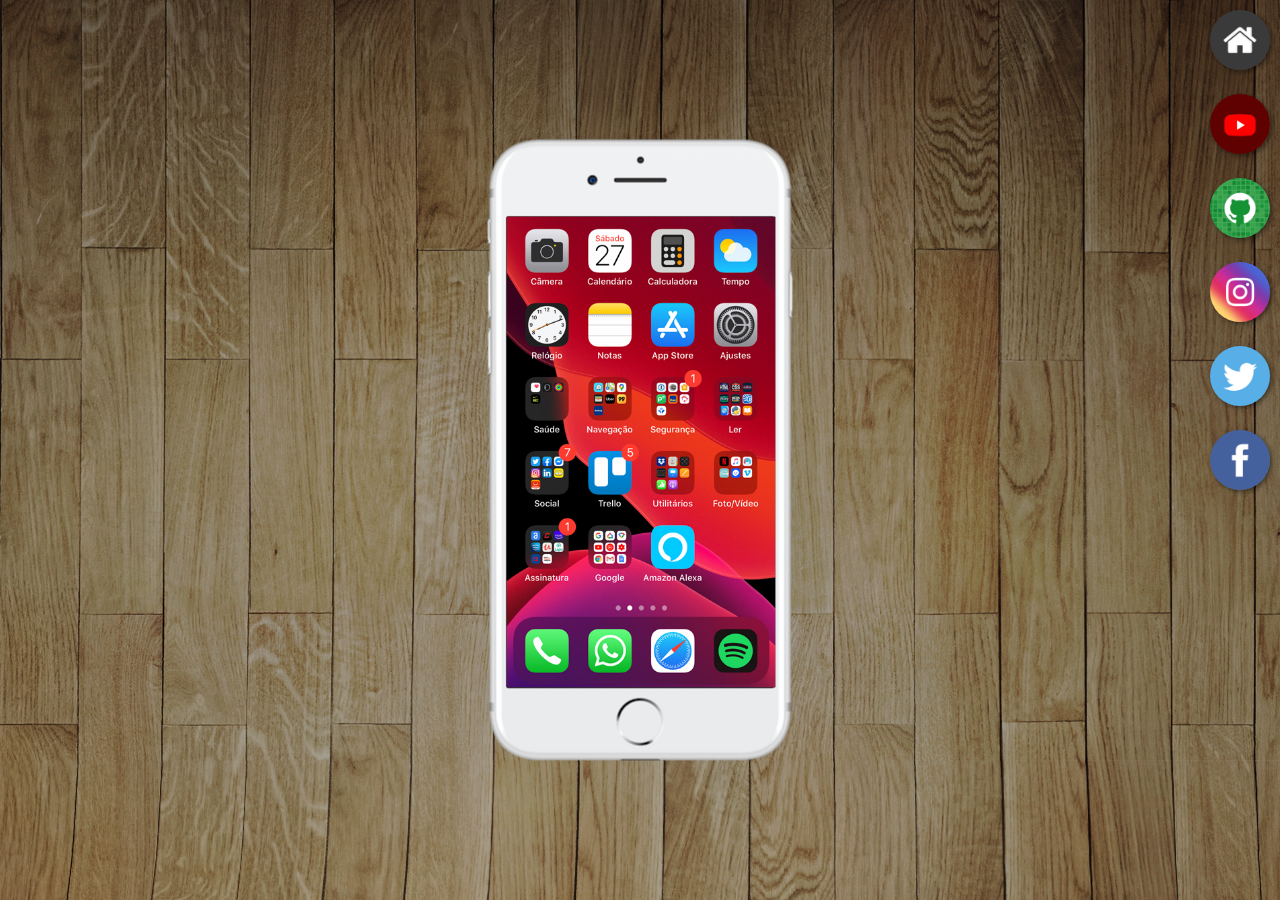
<file: index.html>
<!DOCTYPE html>
<html lang="en">
<head>
    <meta charset="UTF-8">
    <meta name="viewport" content="width=device-width, initial-scale=1.0">
    <title>Minhas Redes Sociais</title>
    <link rel="stylesheet" href="css/style.css">
    <link rel="shortcut icon" href="favicon.ico" type="image/x-icon">
</head>
<body>

    
    <main>

        <section id="telefone">
            <iframe src="home.html" frameborder="0" name="tela" id="tela"></iframe>

        </section>

        <section id="redes-sociais">
            
            <a href="home.html" target="tela">
                <img src="imagens/logo-home.jpg" alt="">
            </a><br>
            <a href="youtube.html" target="tela">
                <img src="imagens/logo-youtube.jpg" alt="YouTube">
            </a><br>
            <a href="github.html" target="tela">
                <img src="imagens/logo-github.jpg" alt="">
            </a><br>
            <a href="instagram.html" target="tela">
                <img src="imagens/logo-instagram.jpg" alt="">
            </a><br>
            <a href="twitter.html" target="tela">
                <img src="imagens/logo-twitter.jpg" alt="">
            </a><br>
            <a href="facebook.html" target="tela"><img src="imagens/logo-facebook.jpg" alt=""></a><br>

        </section>

        <!--
        <div class="container">
            <img src="imagens/frame-iphone.png" alt=" imagem iphone">
        </div>

        <div class="container_botoes">


        </div>
        -->

    </main>
    
</body>
</html>
</file>
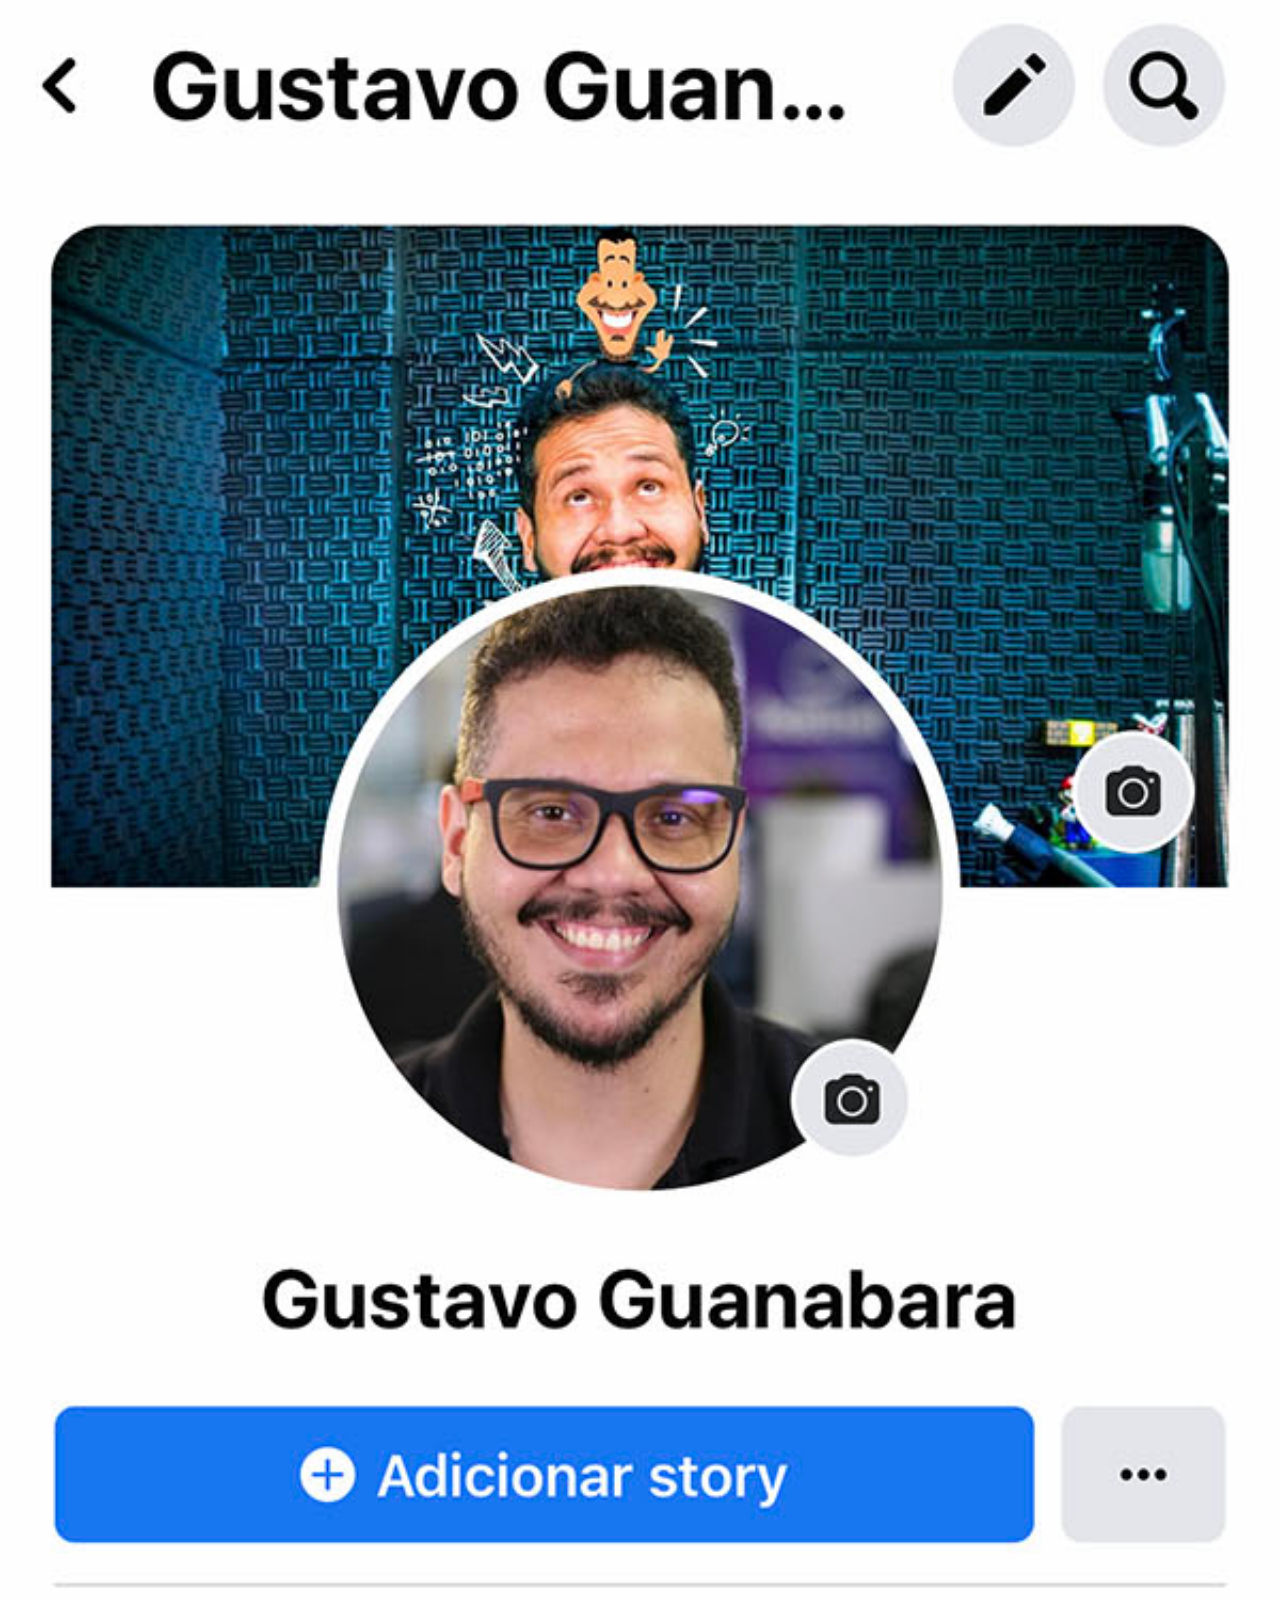
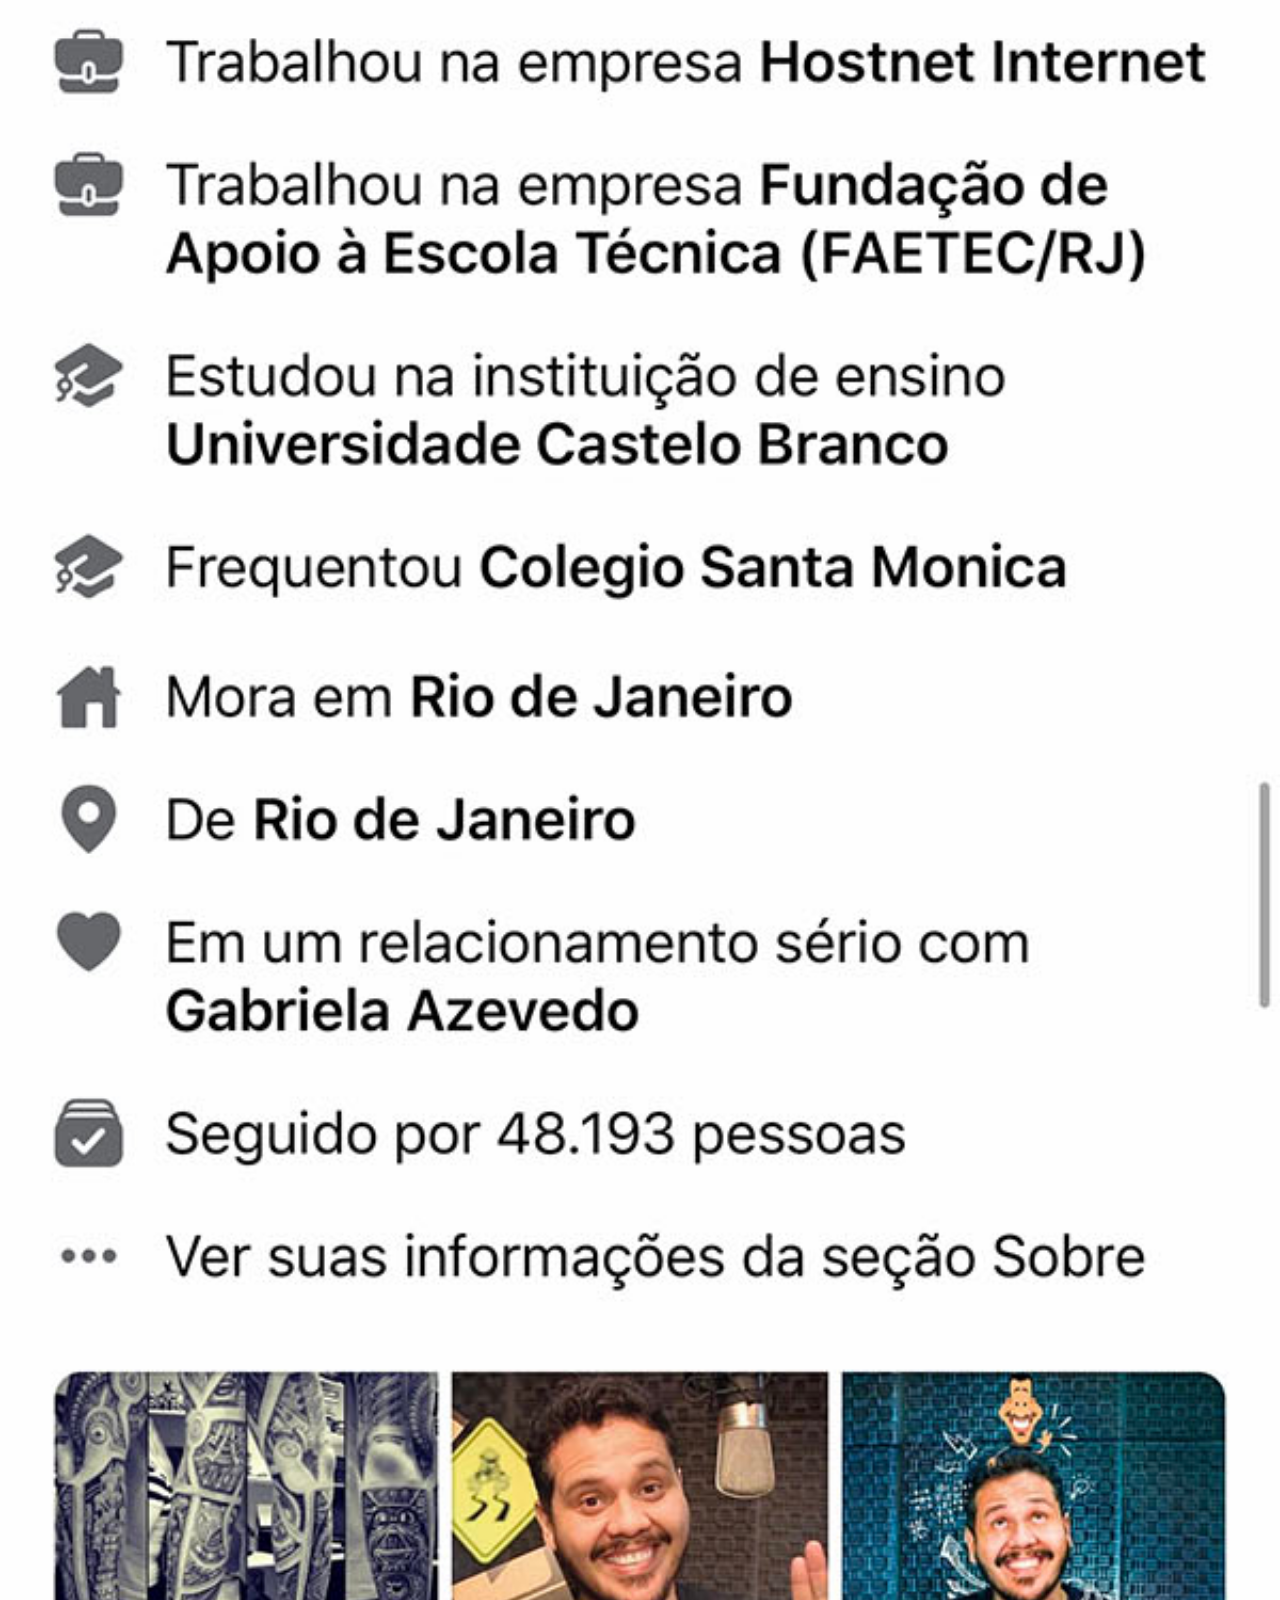
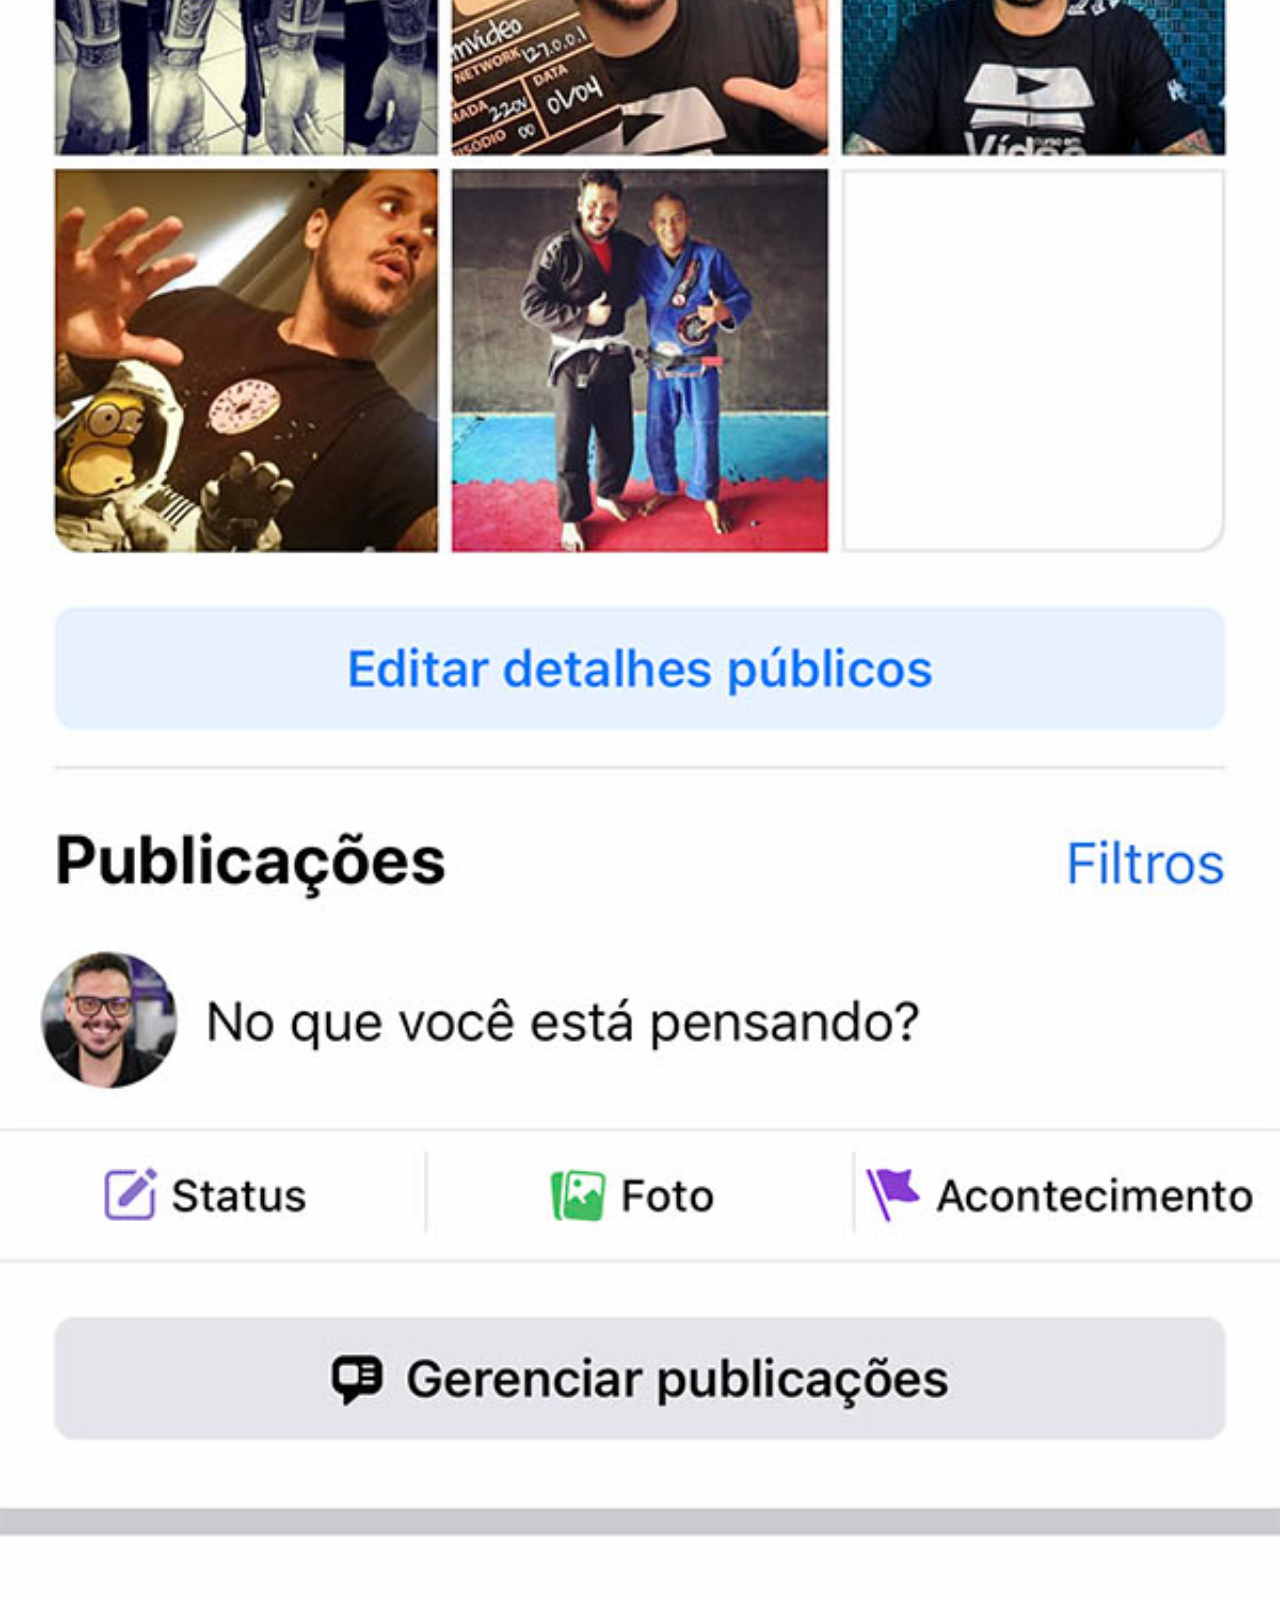
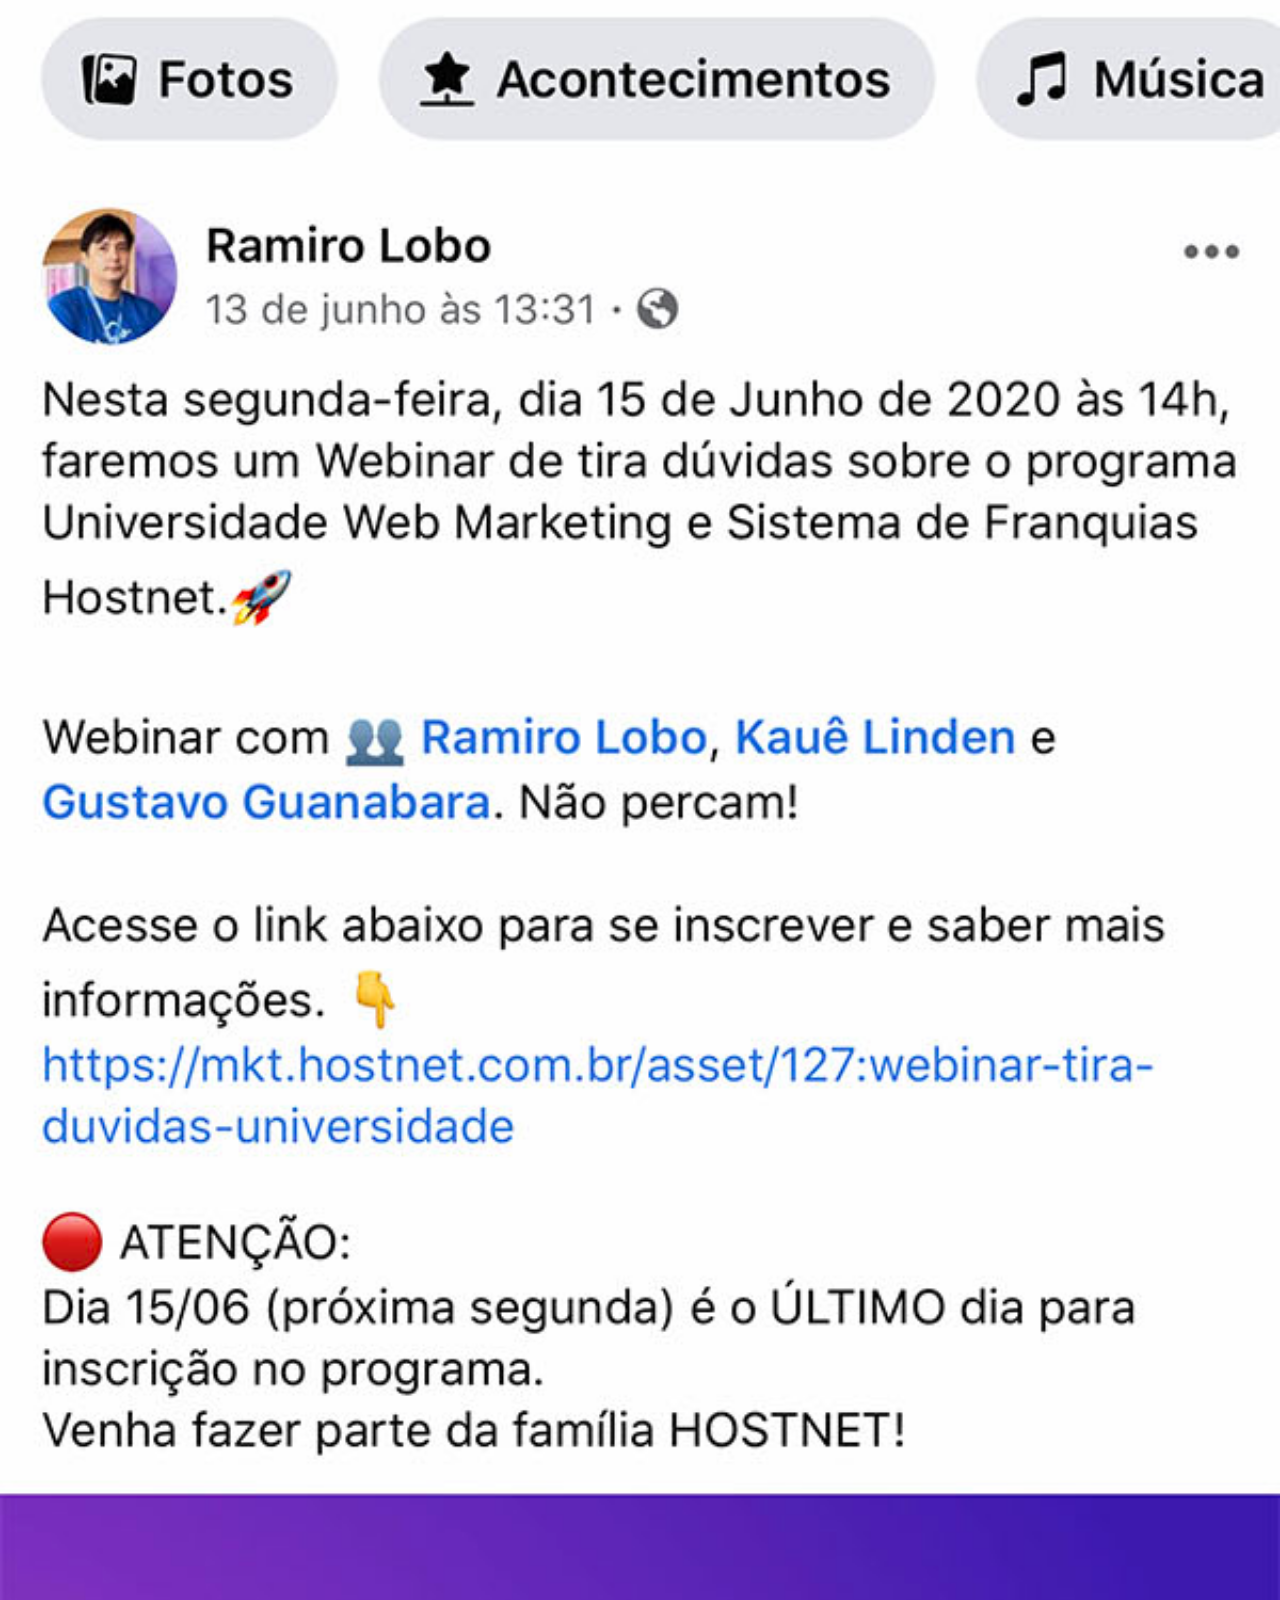
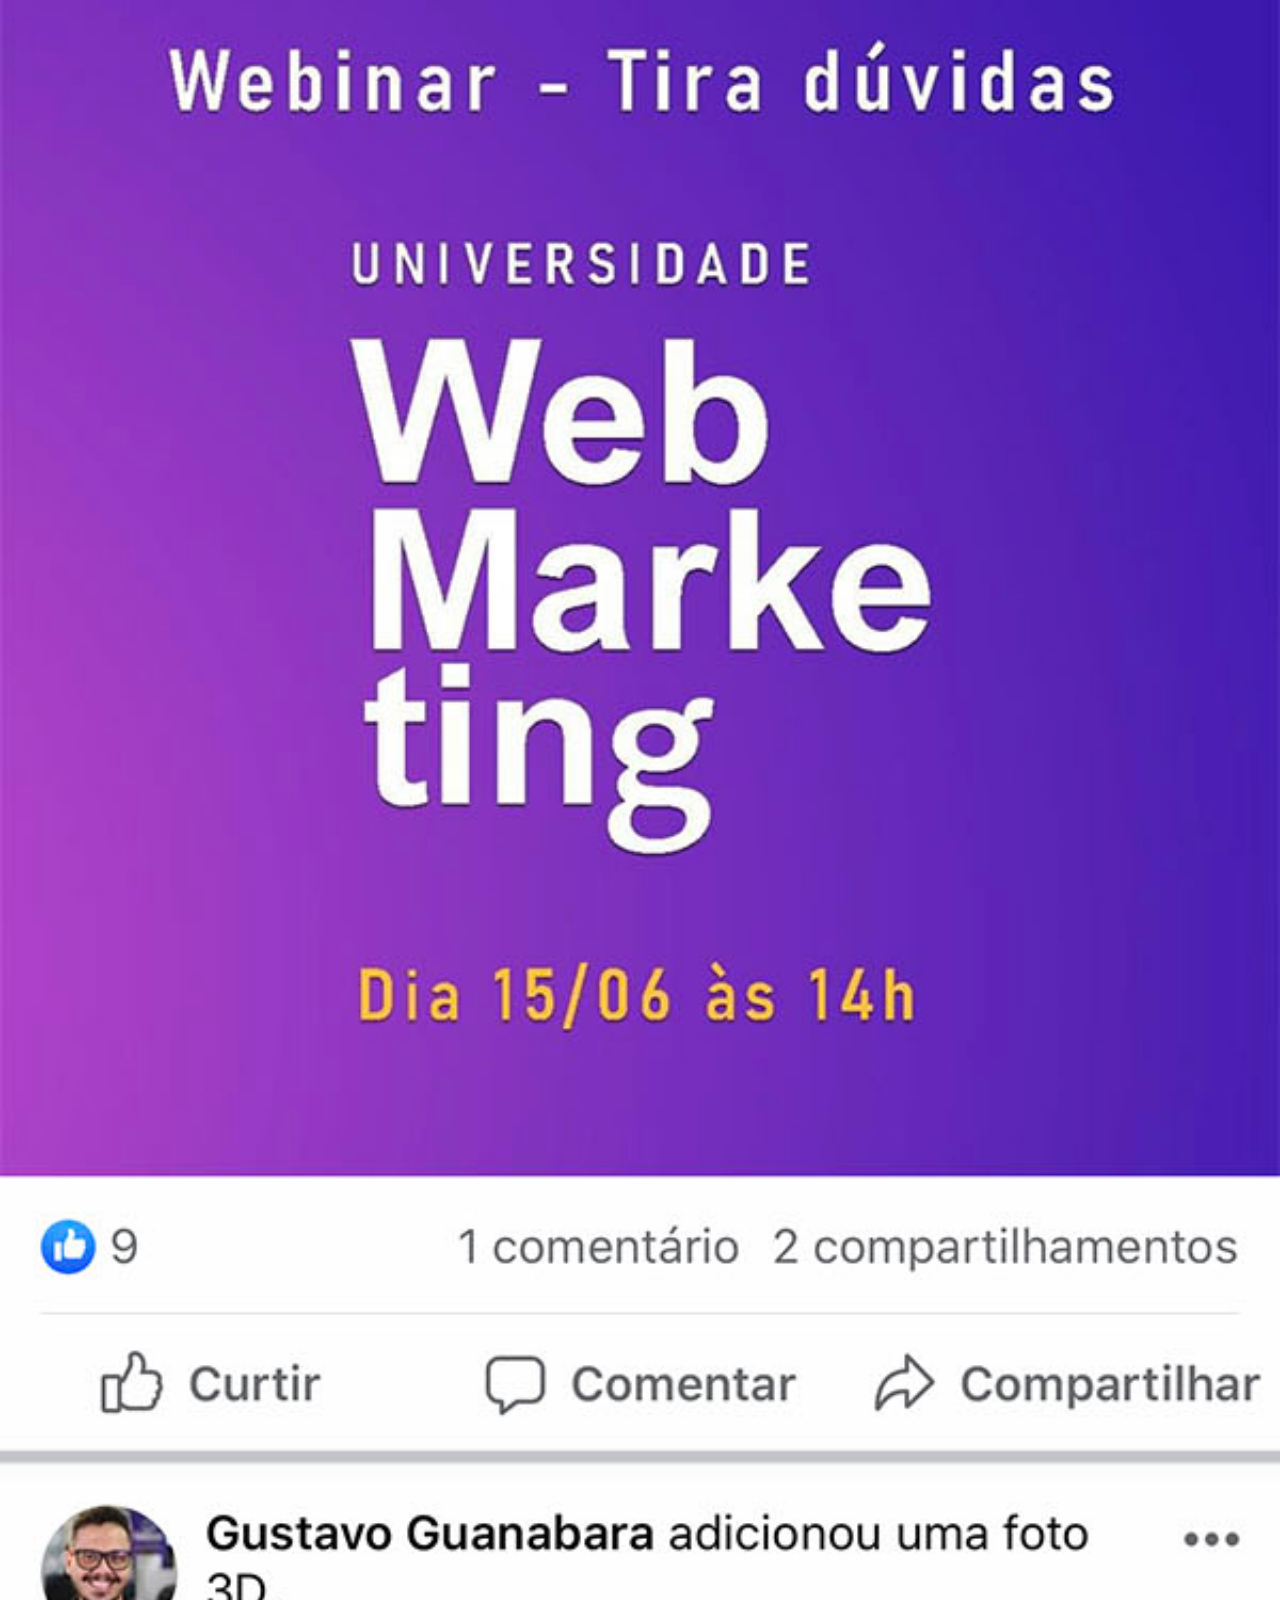
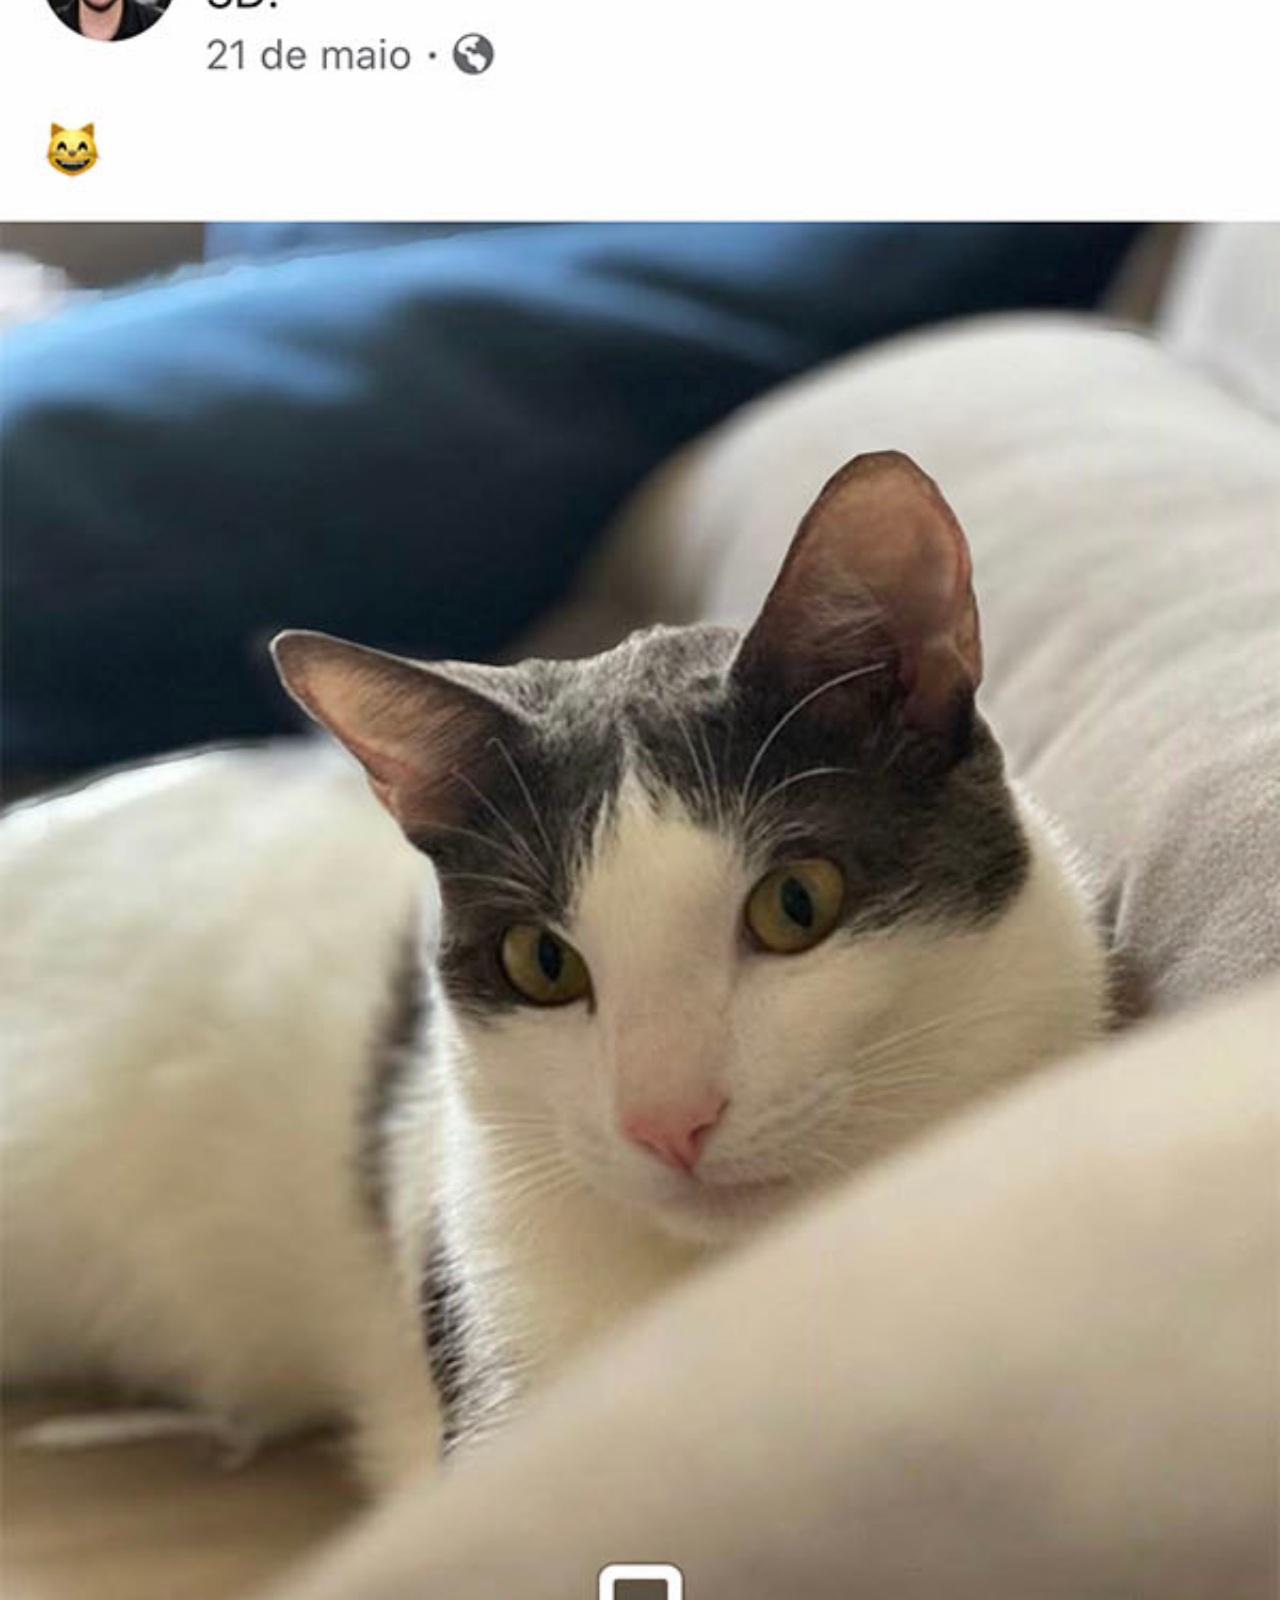
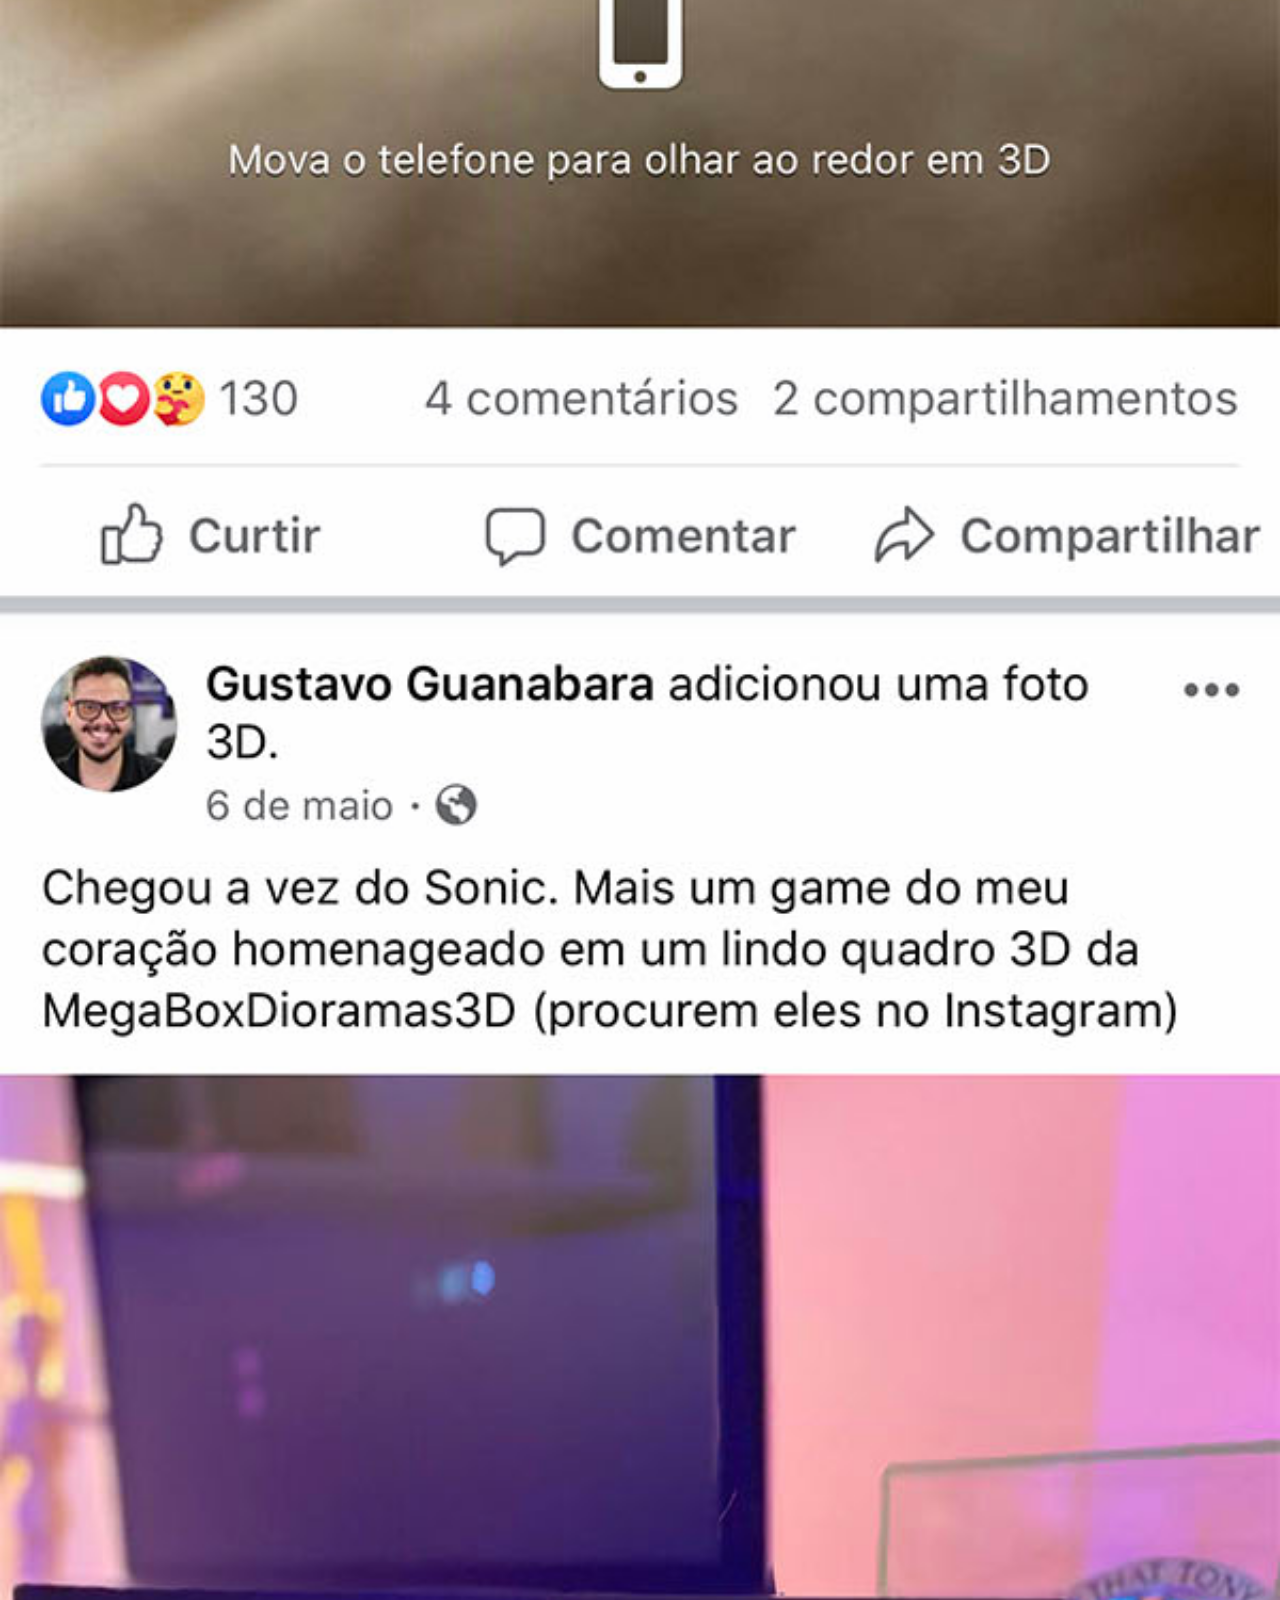
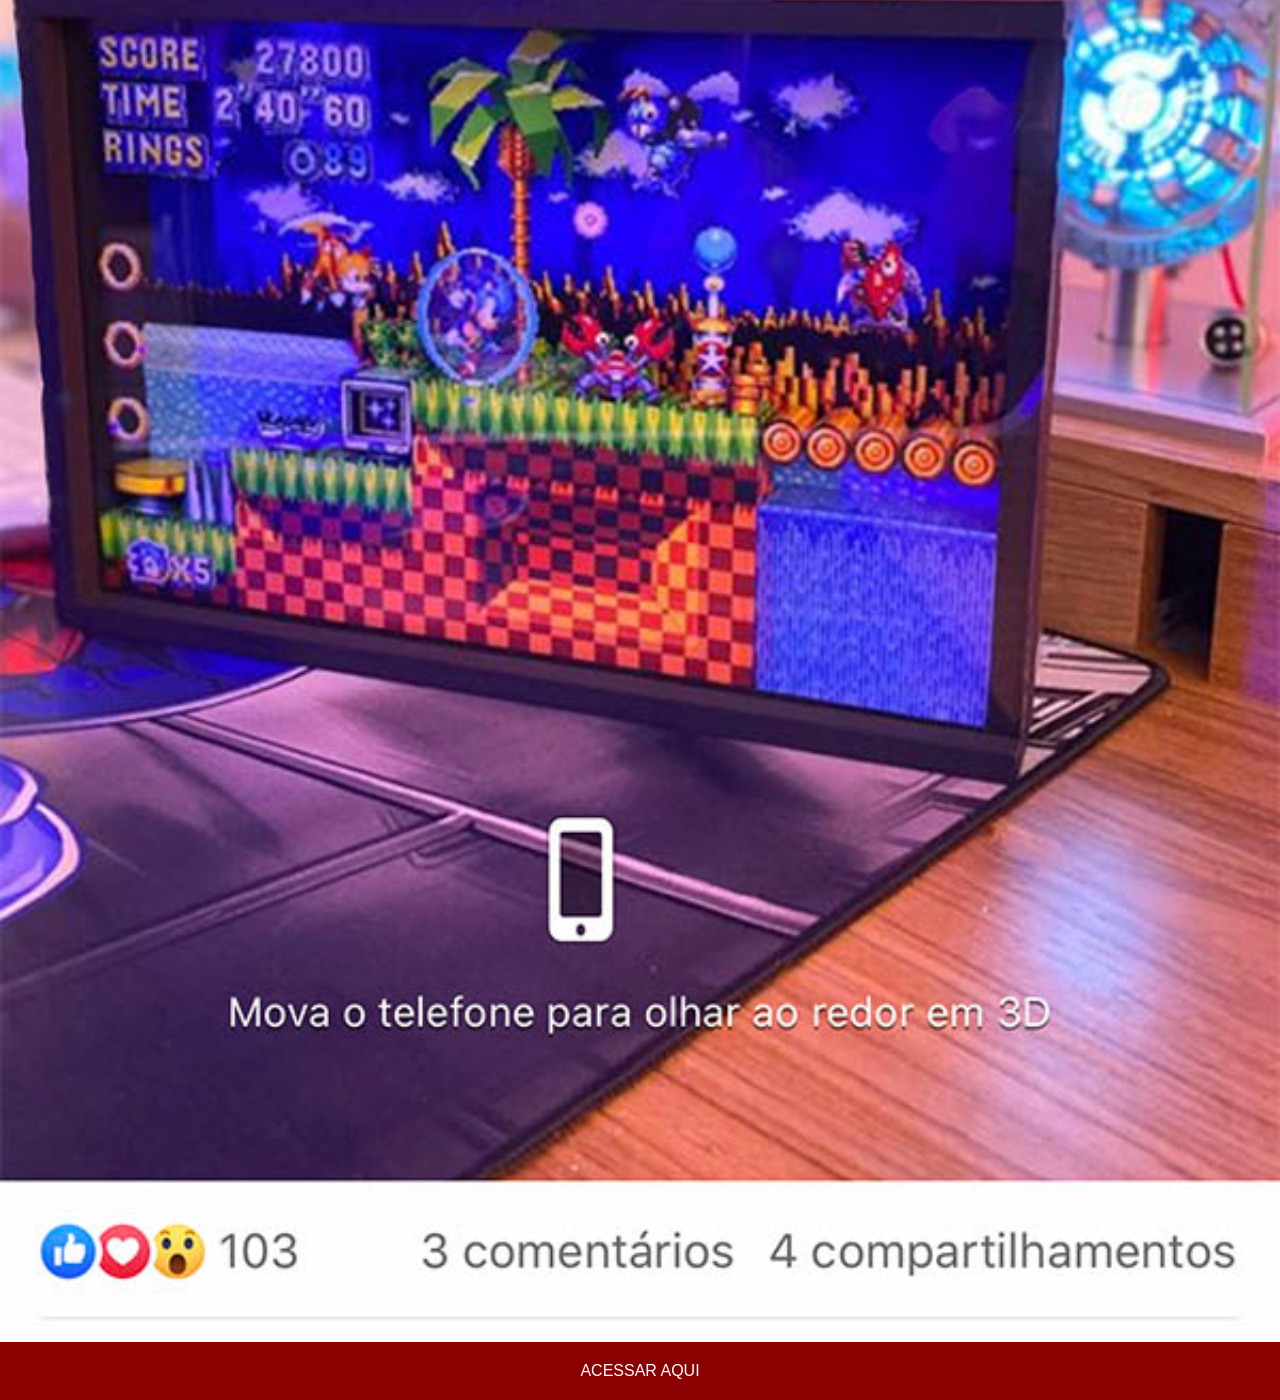
<file: facebook.html>
<!DOCTYPE html>
<html lang="en">
<head>
    <meta charset="UTF-8">
    <meta name="viewport" content="width=device-width, initial-scale=1.0">
    <title>Facebook</title>
    <link rel="stylesheet" href="css/social.css">
</head>
<body>
    <img src="imagens/tela-facebook.jpg" alt="Facebook">
    <a href="https://www.facebook.com/ResearcherCardoso/" target="_blank">ACESSAR AQUI</a>
</body>
</html>
</file>
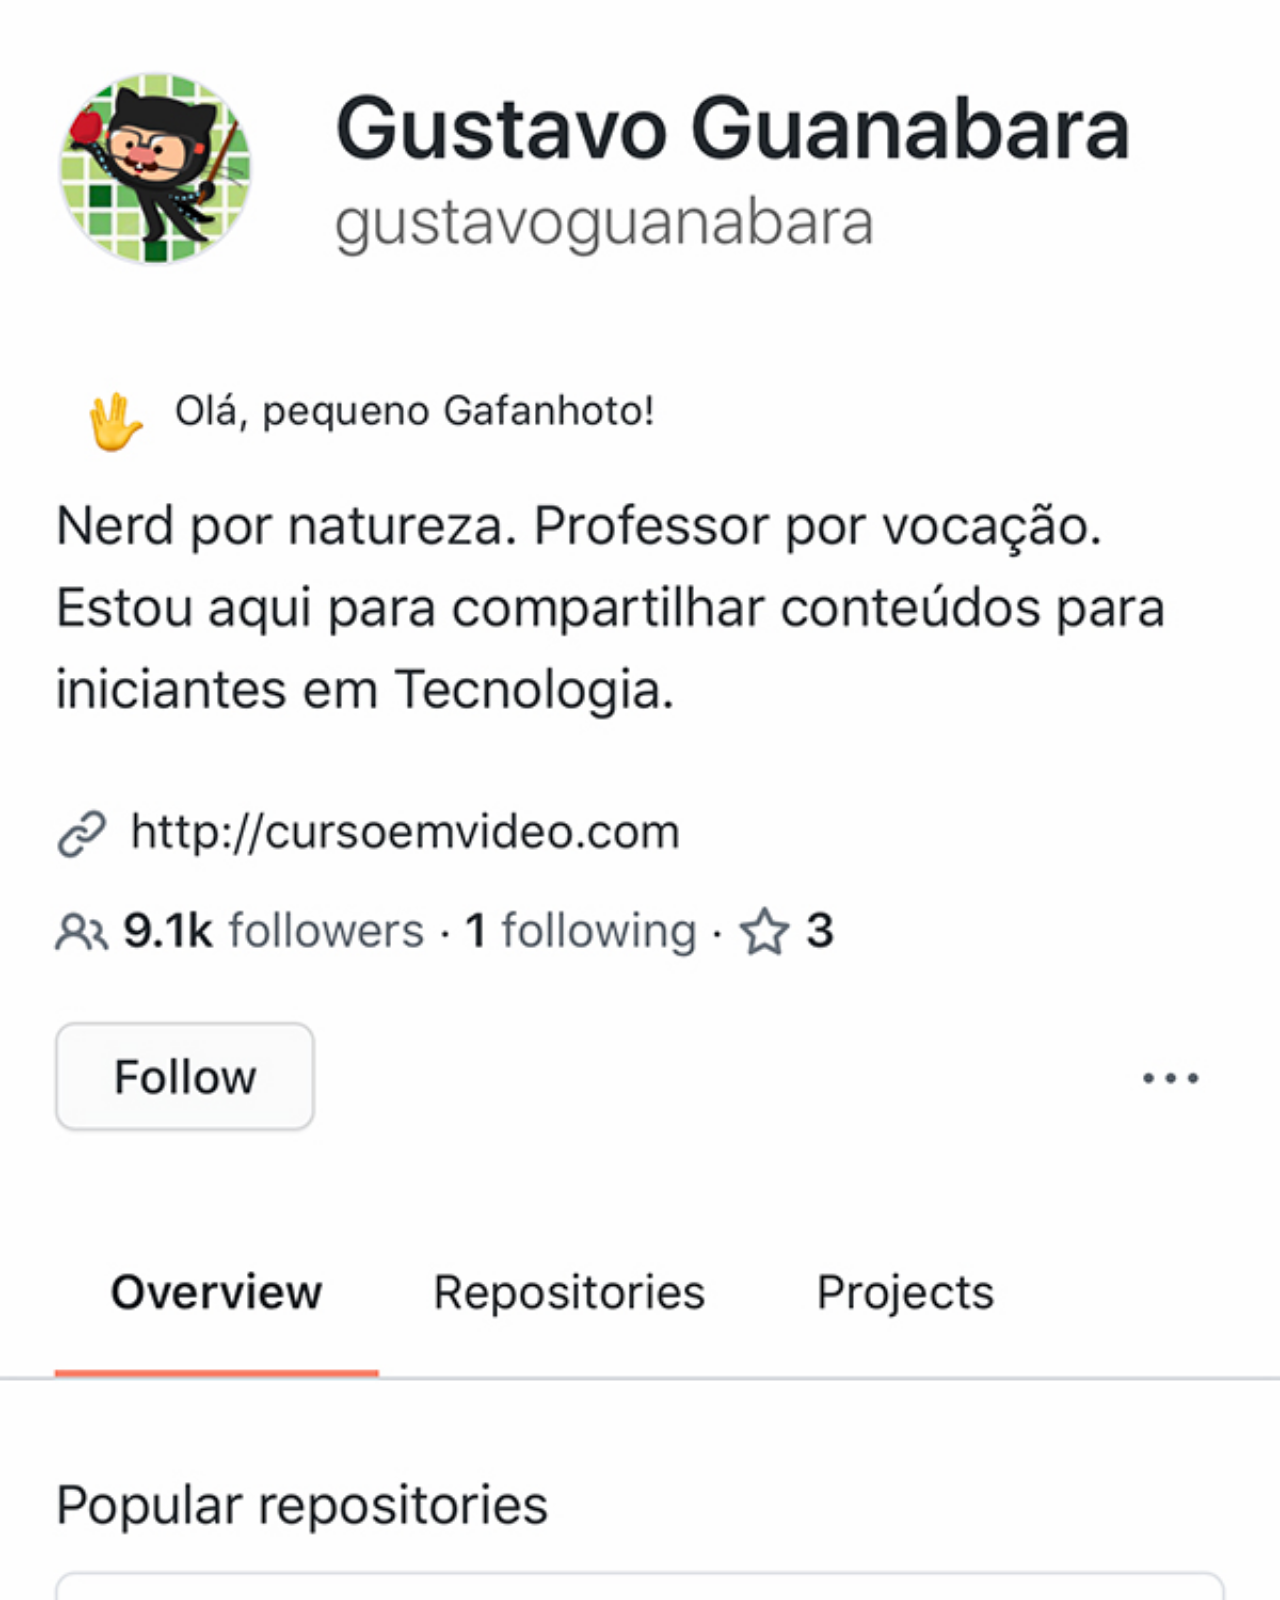
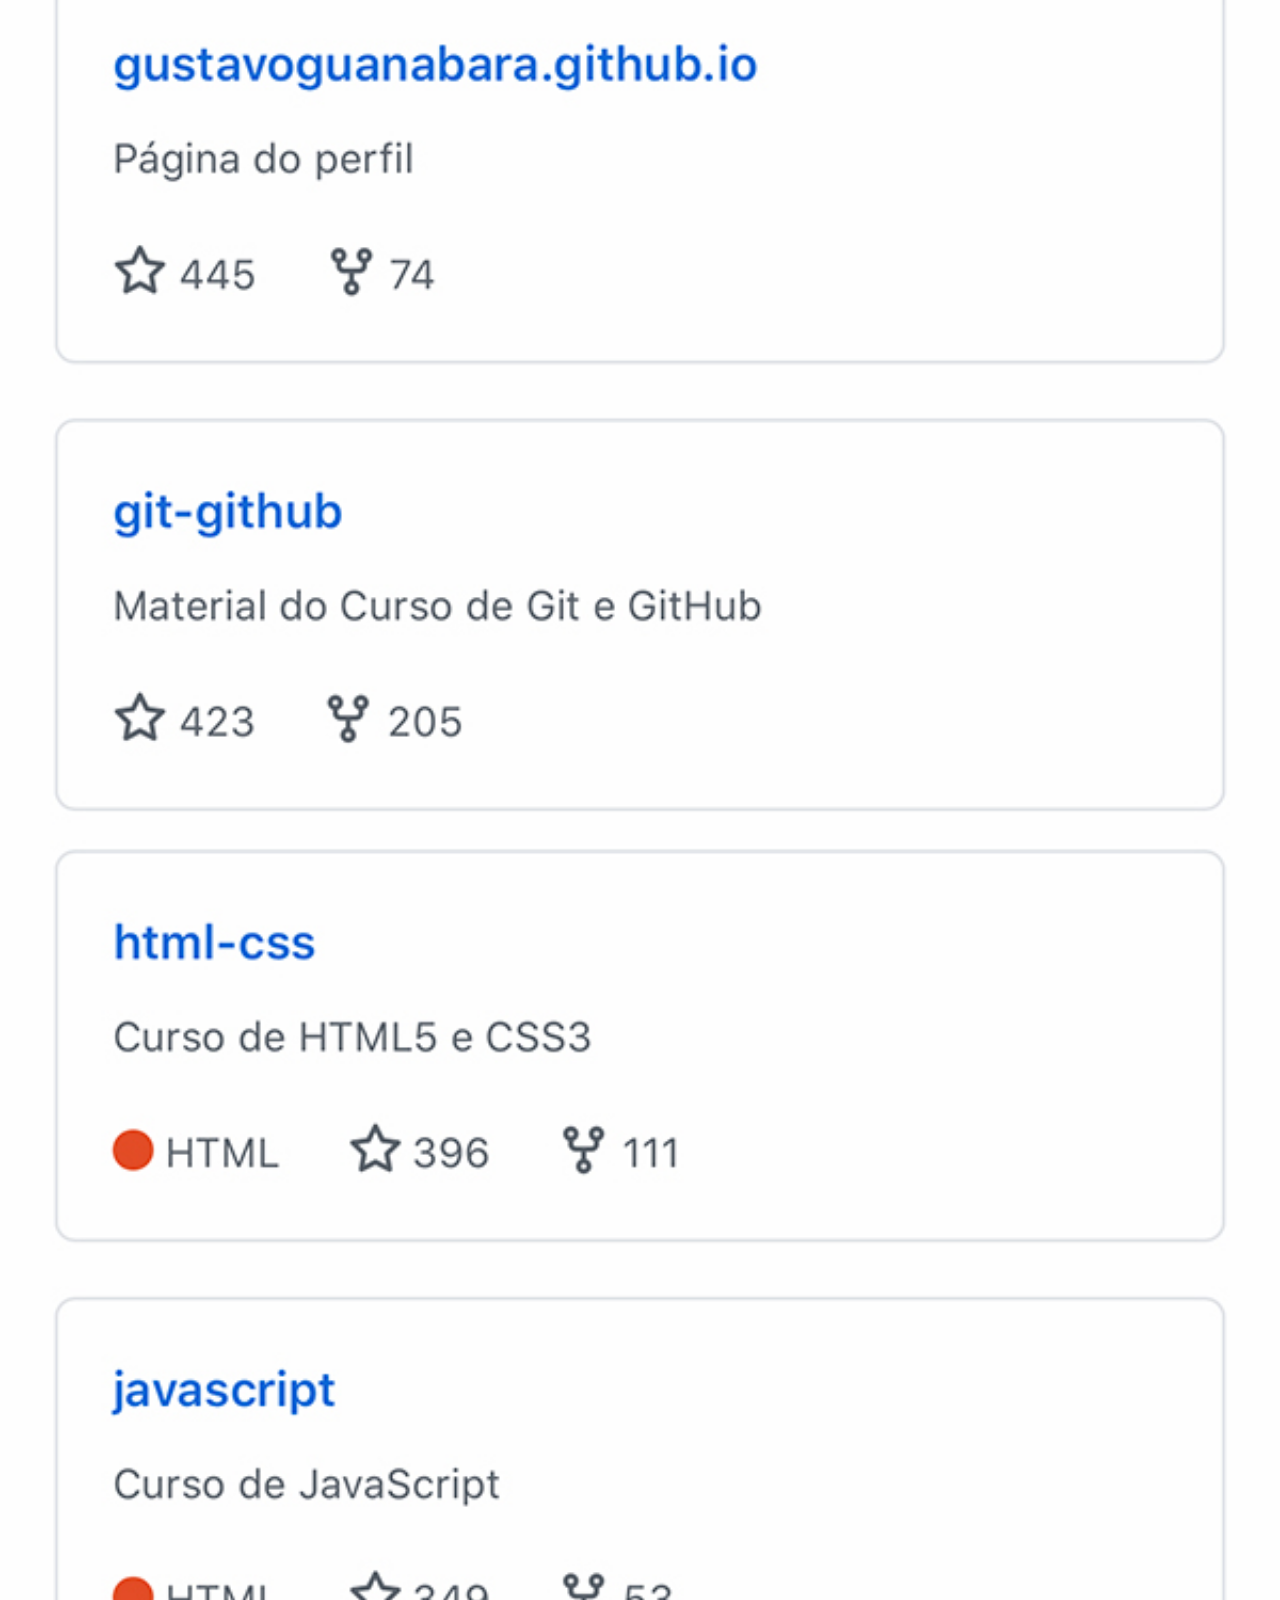
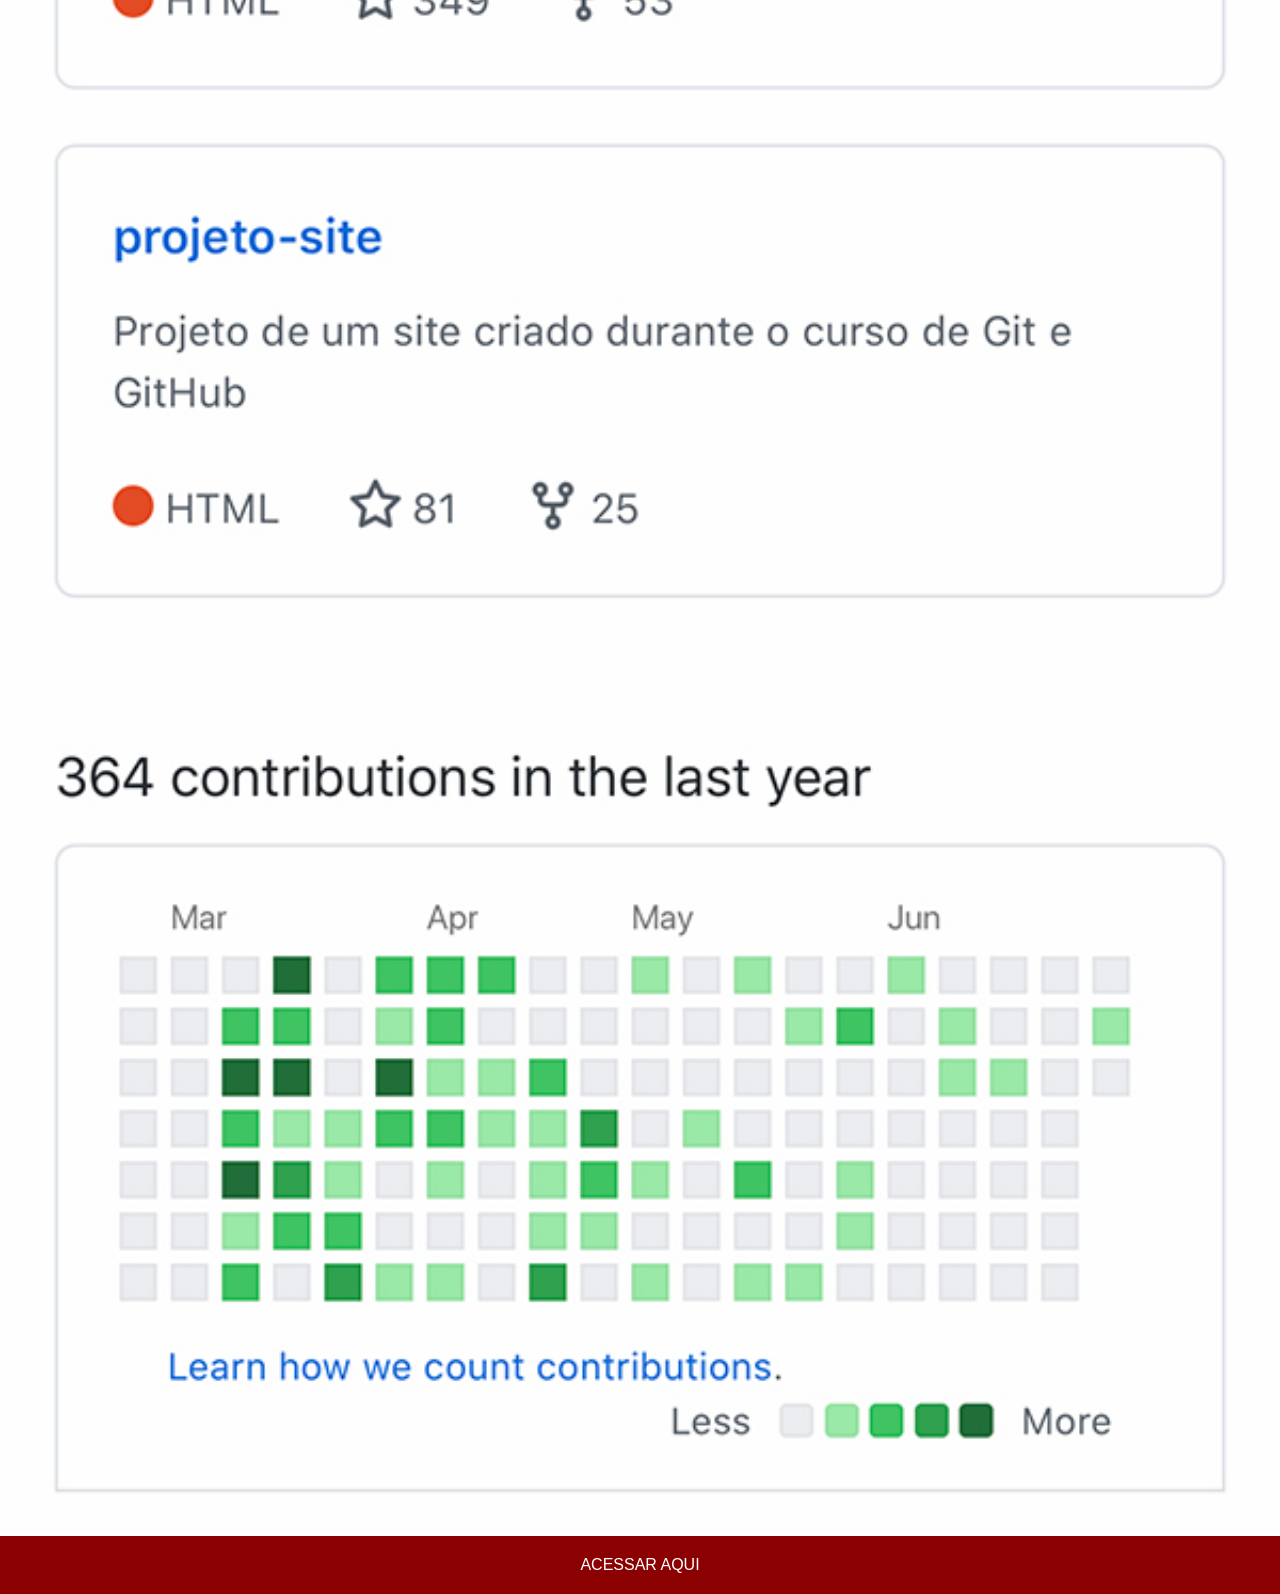
<file: github.html>
<!DOCTYPE html>
<html lang="en">
<head>
    <meta charset="UTF-8">
    <meta name="viewport" content="width=device-width, initial-scale=1.0">
    <title>GitHub</title>
    <link rel="stylesheet" href="css/social.css">
</head>
<body>
    <img src="imagens/tela-github.jpg" alt="GitHub">
    <a href="https://github.com/edsoncardoso658" target="_blank">ACESSAR AQUI</a>
</body>
</html>
</file>
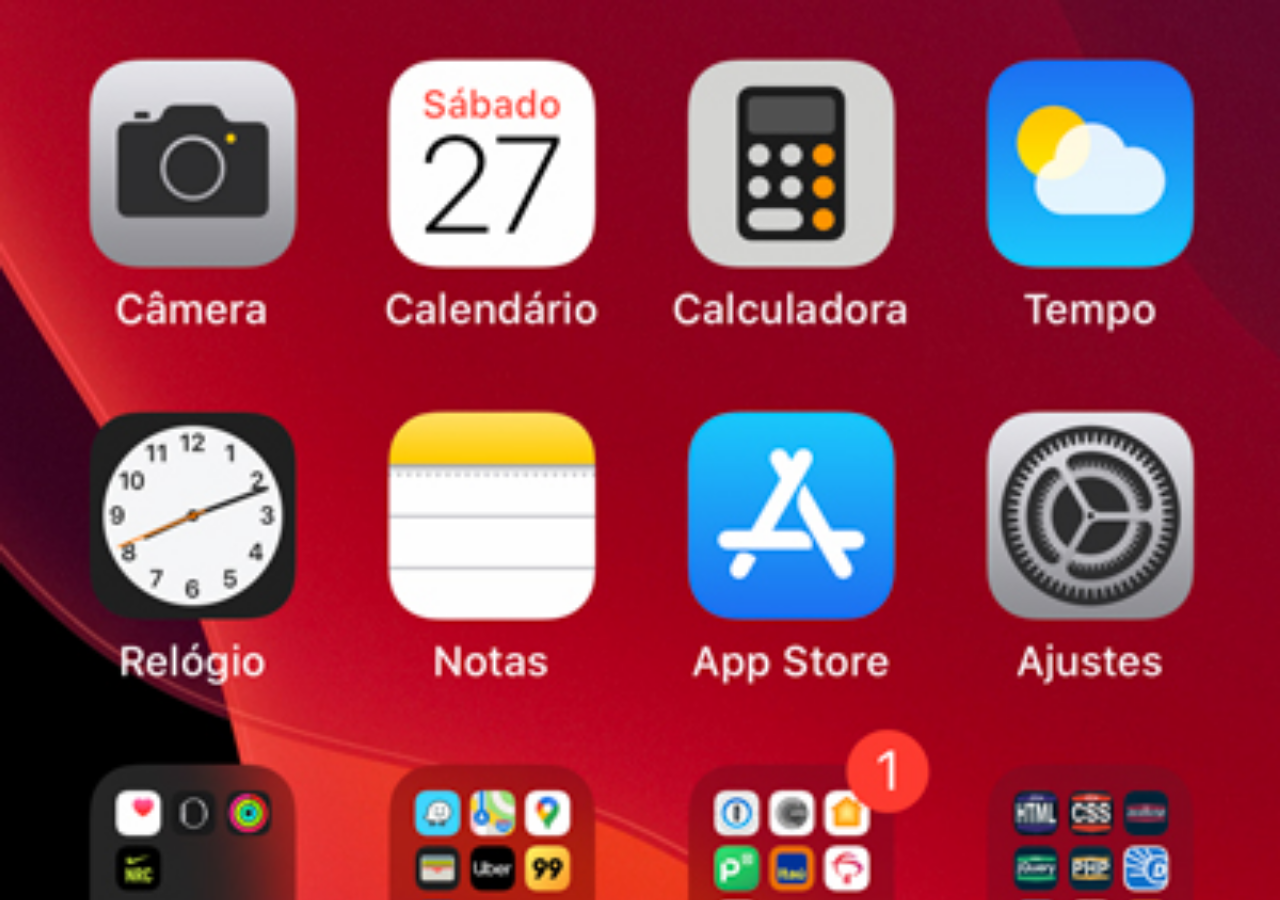
<file: home.html>
<!DOCTYPE html>
<html lang="en">
<head>
    <meta charset="UTF-8">
    <meta name="viewport" content="width=device-width, initial-scale=1.0">
    <title>Home</title>
</head>
<style>
    *{
        margin: 0px;
        padding: 0px;

    }

    body{
        width: 100vw;
        height: 100vh;
        background: black url("imagens/tela-home.jpg") no-repeat top center;
        background-size: cover;
   
    }
</style>
<body>
    
</body>
</html>
</file>
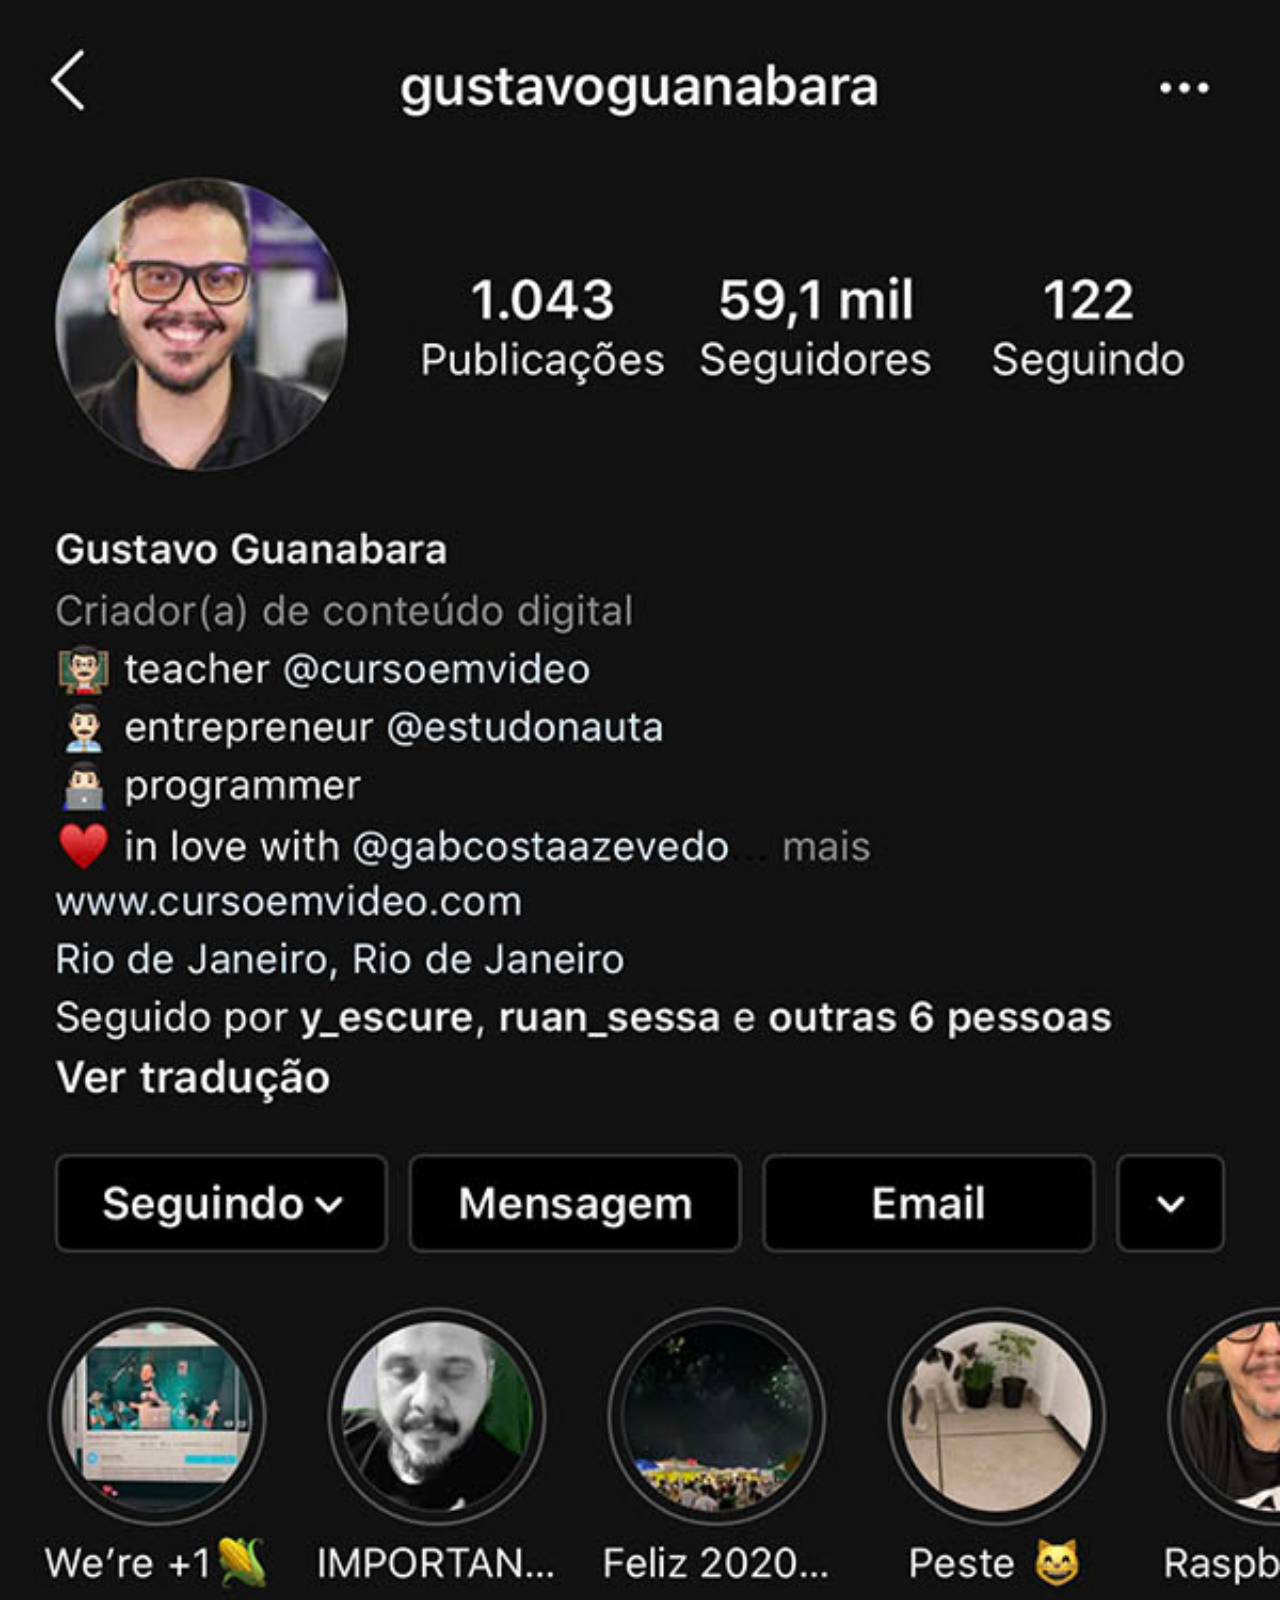
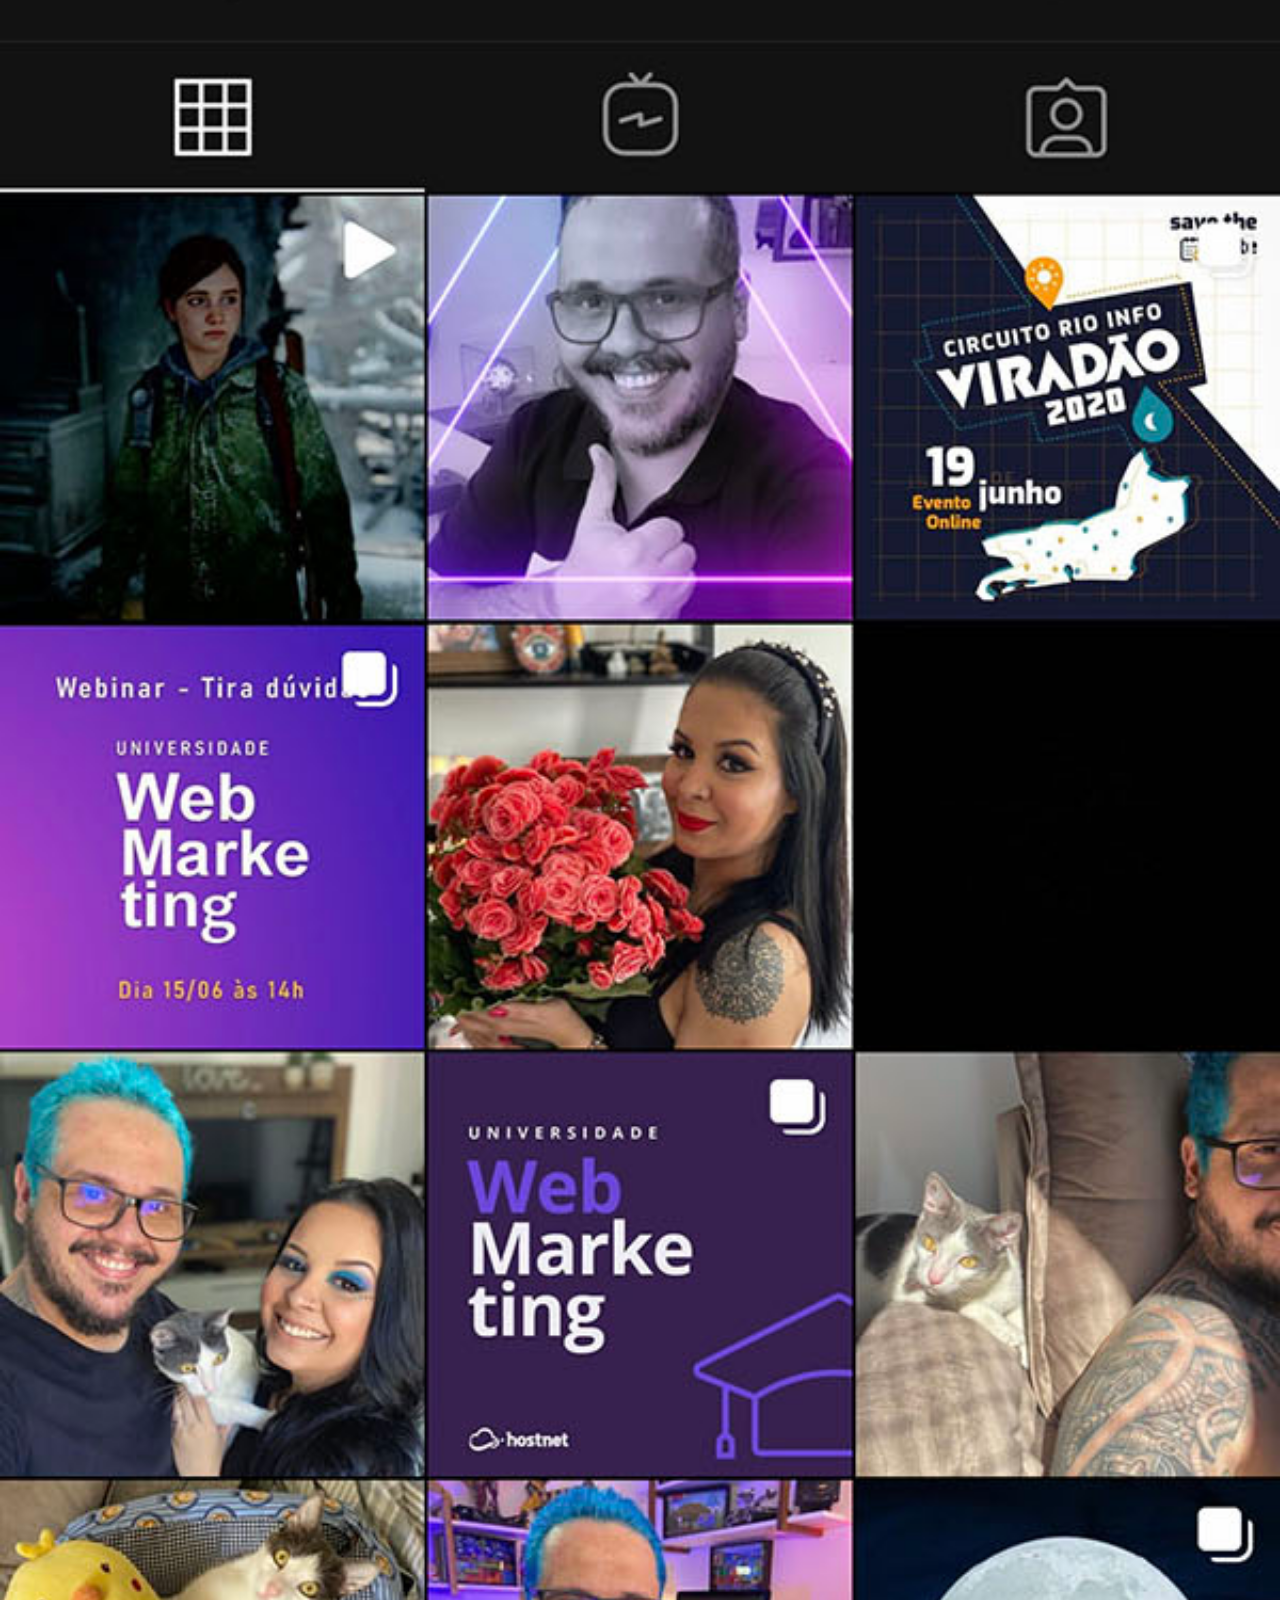
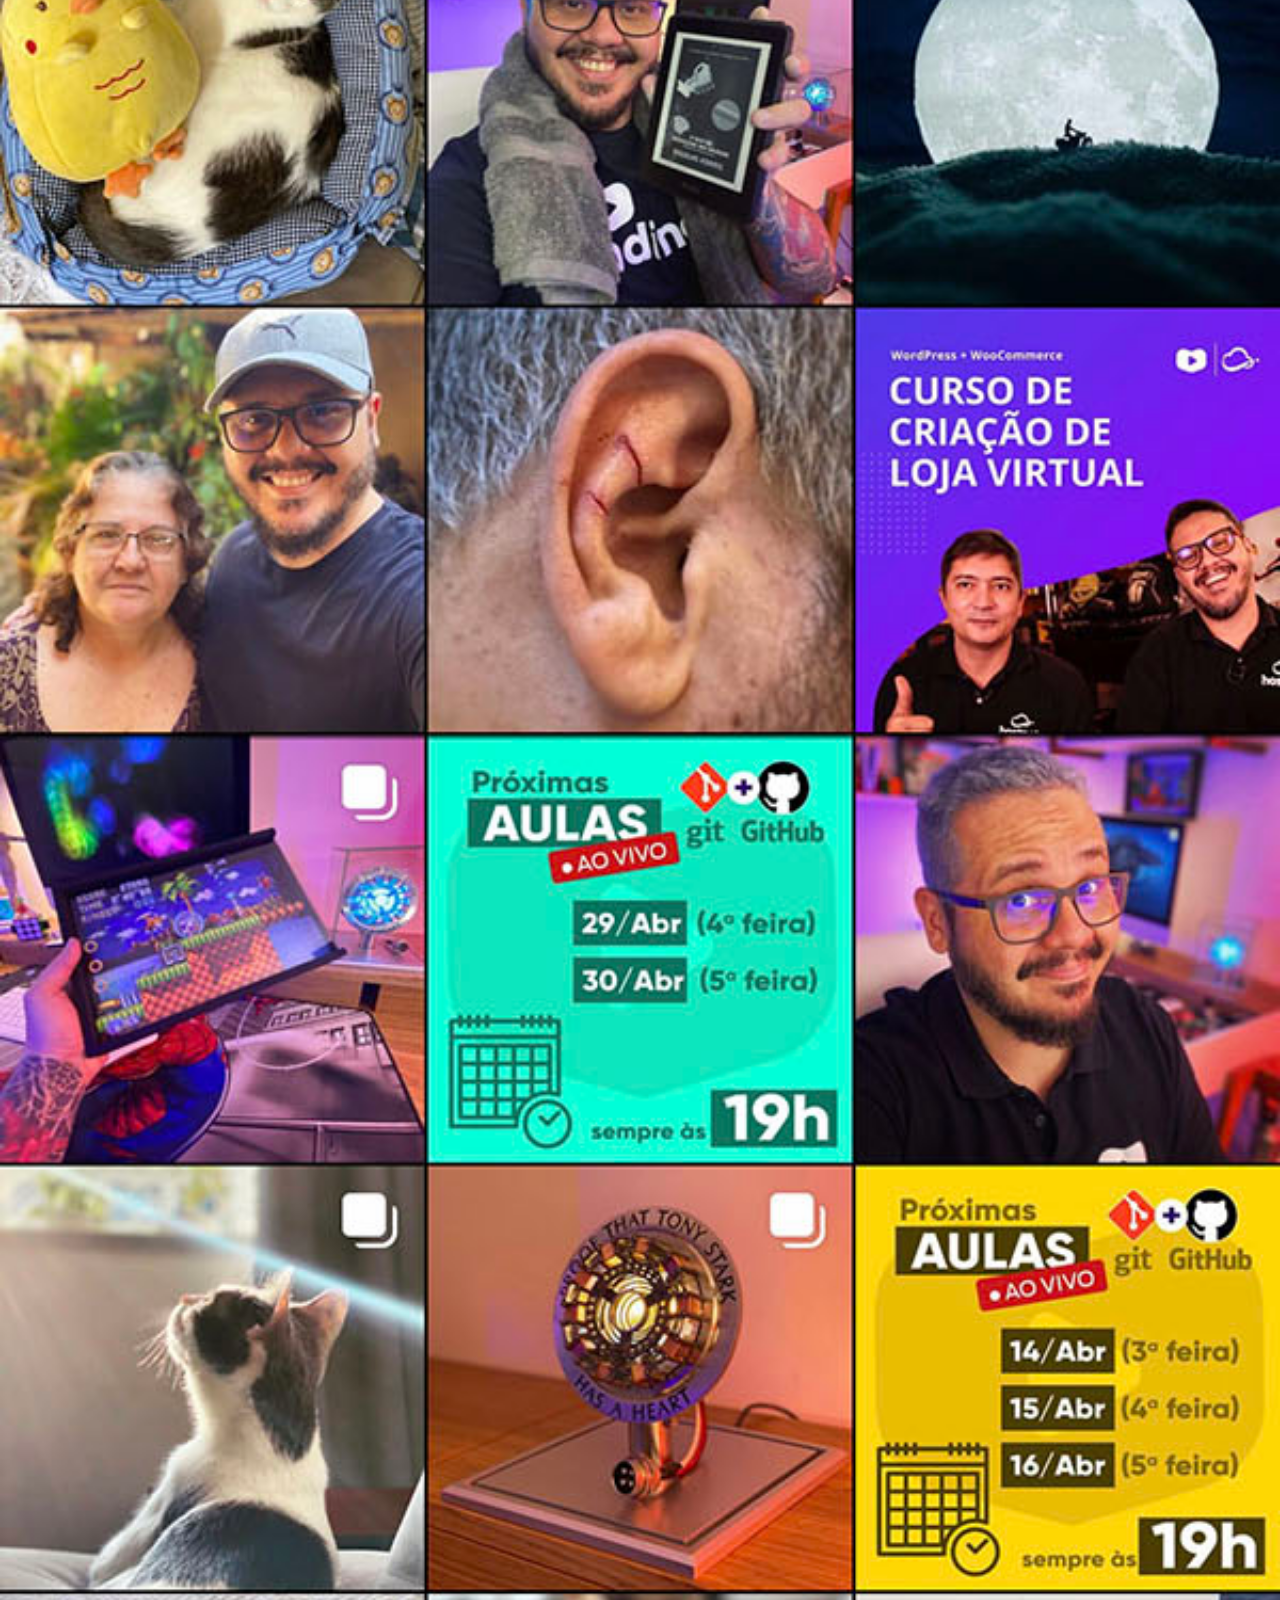
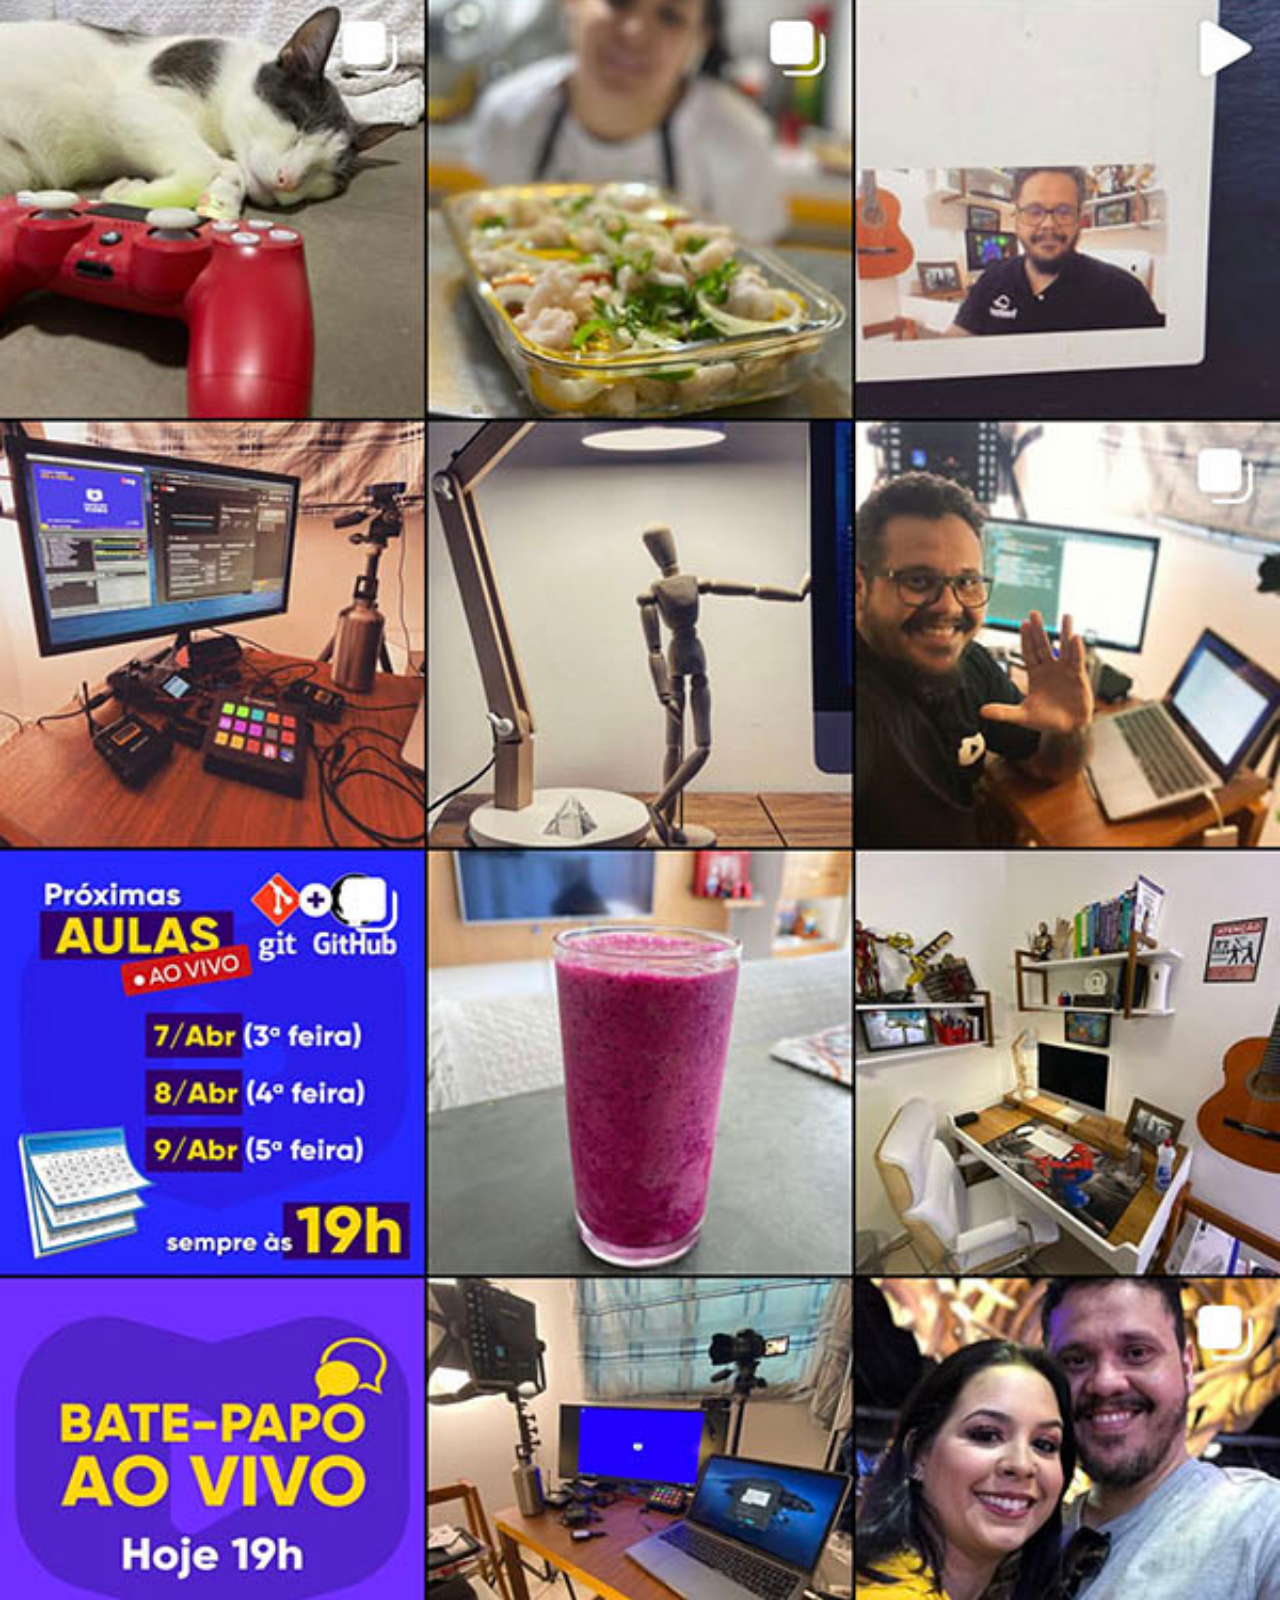
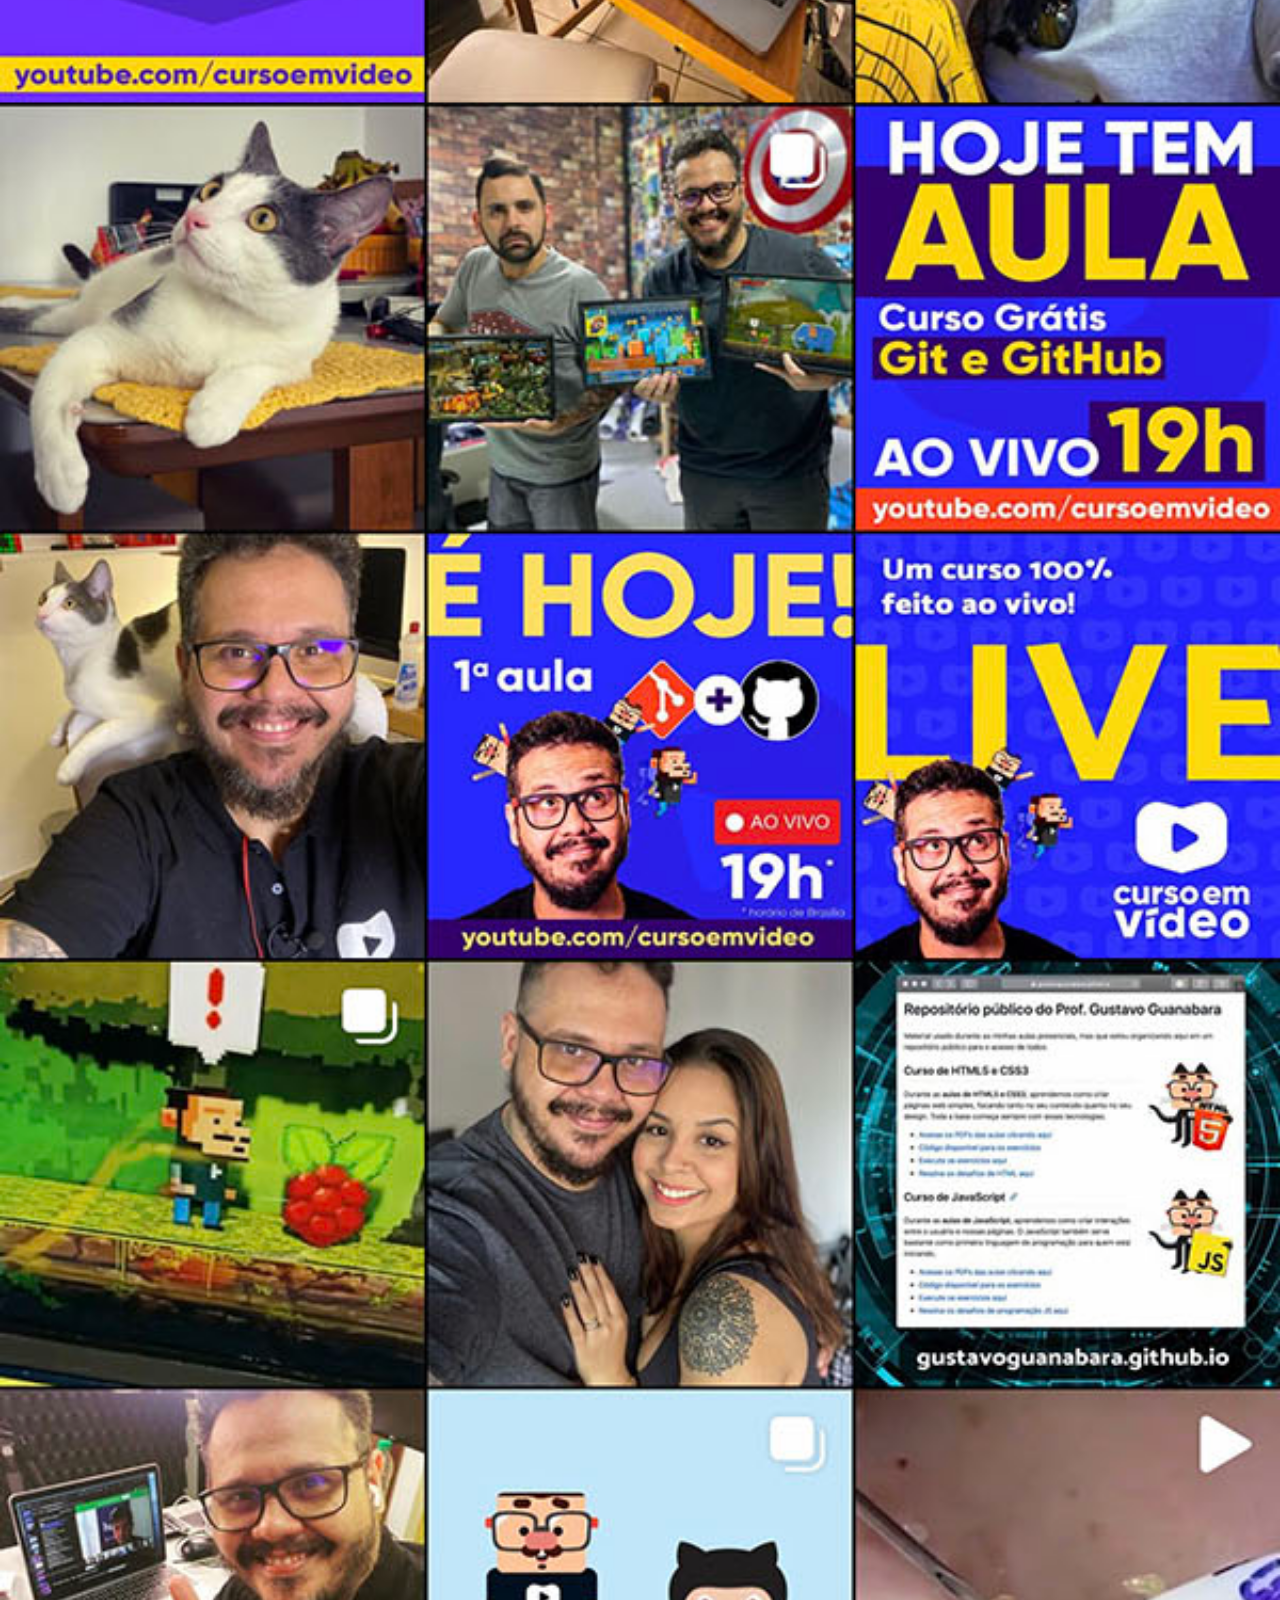
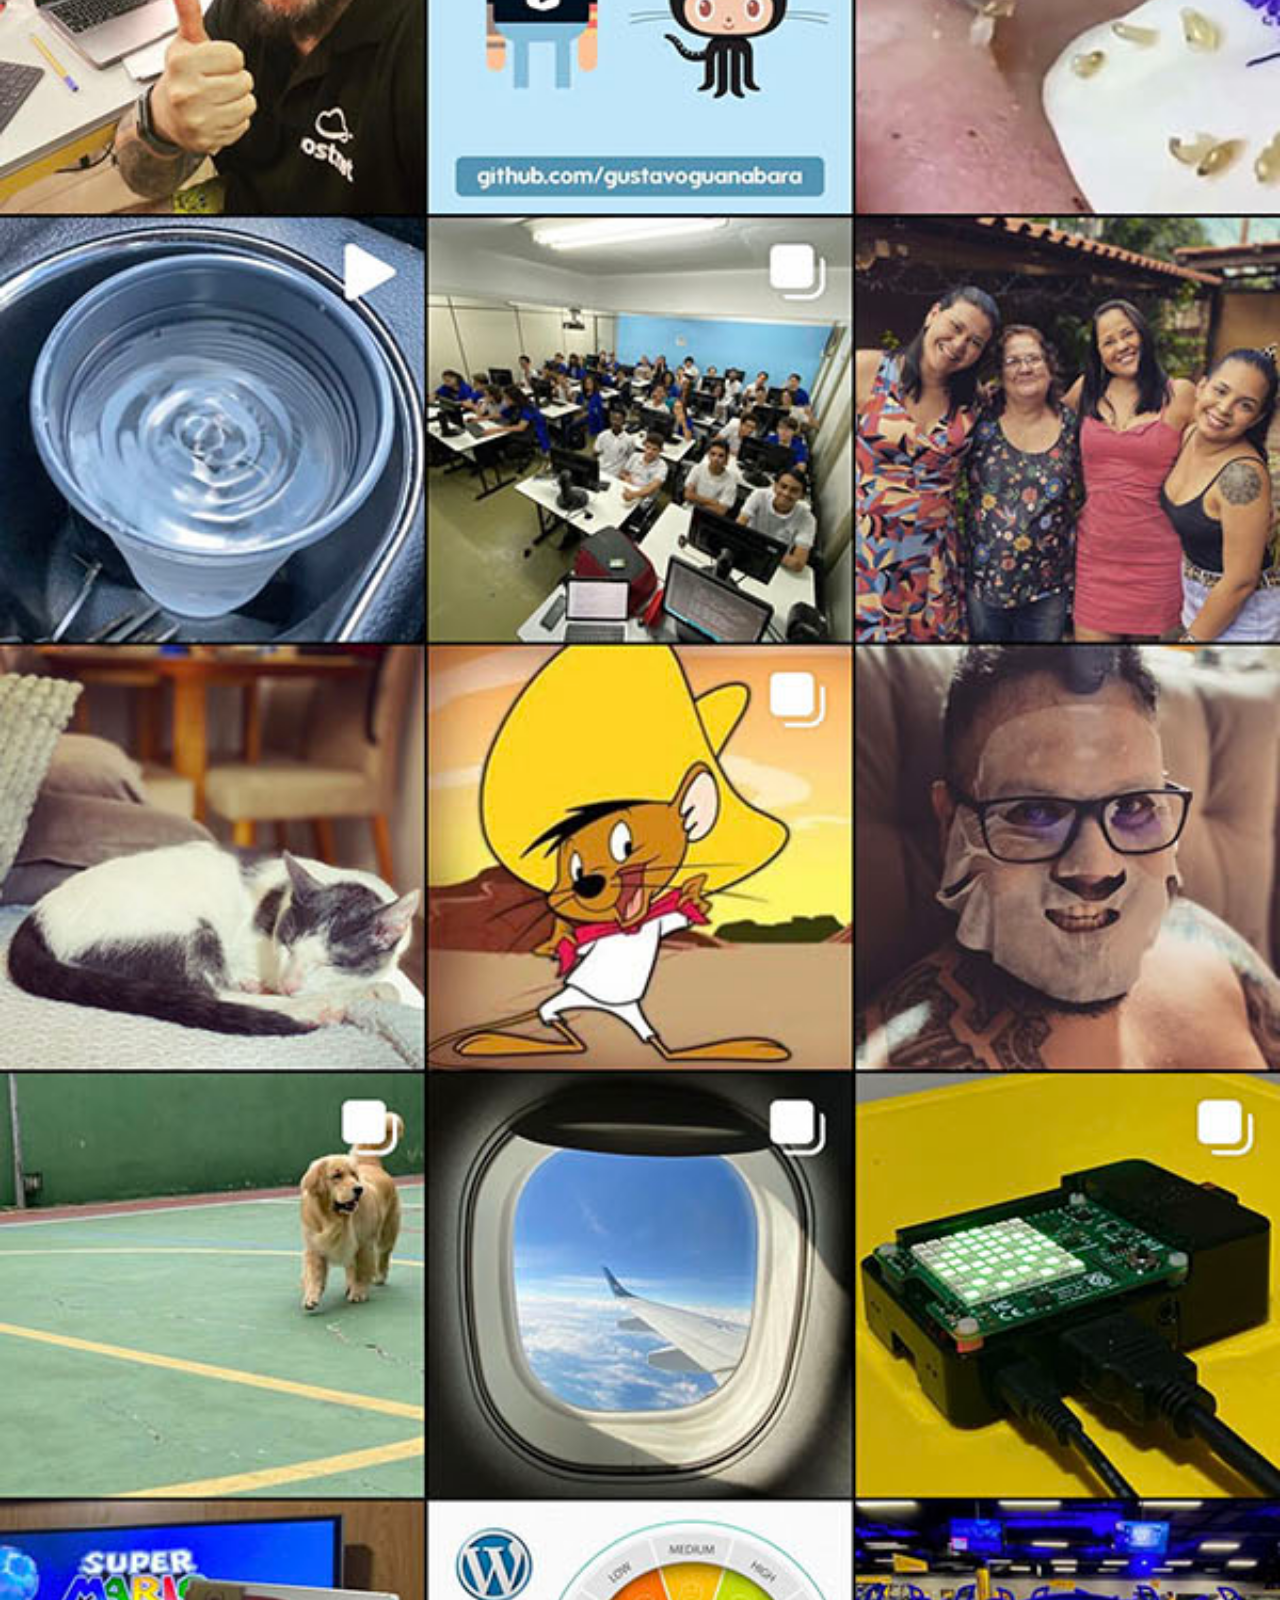
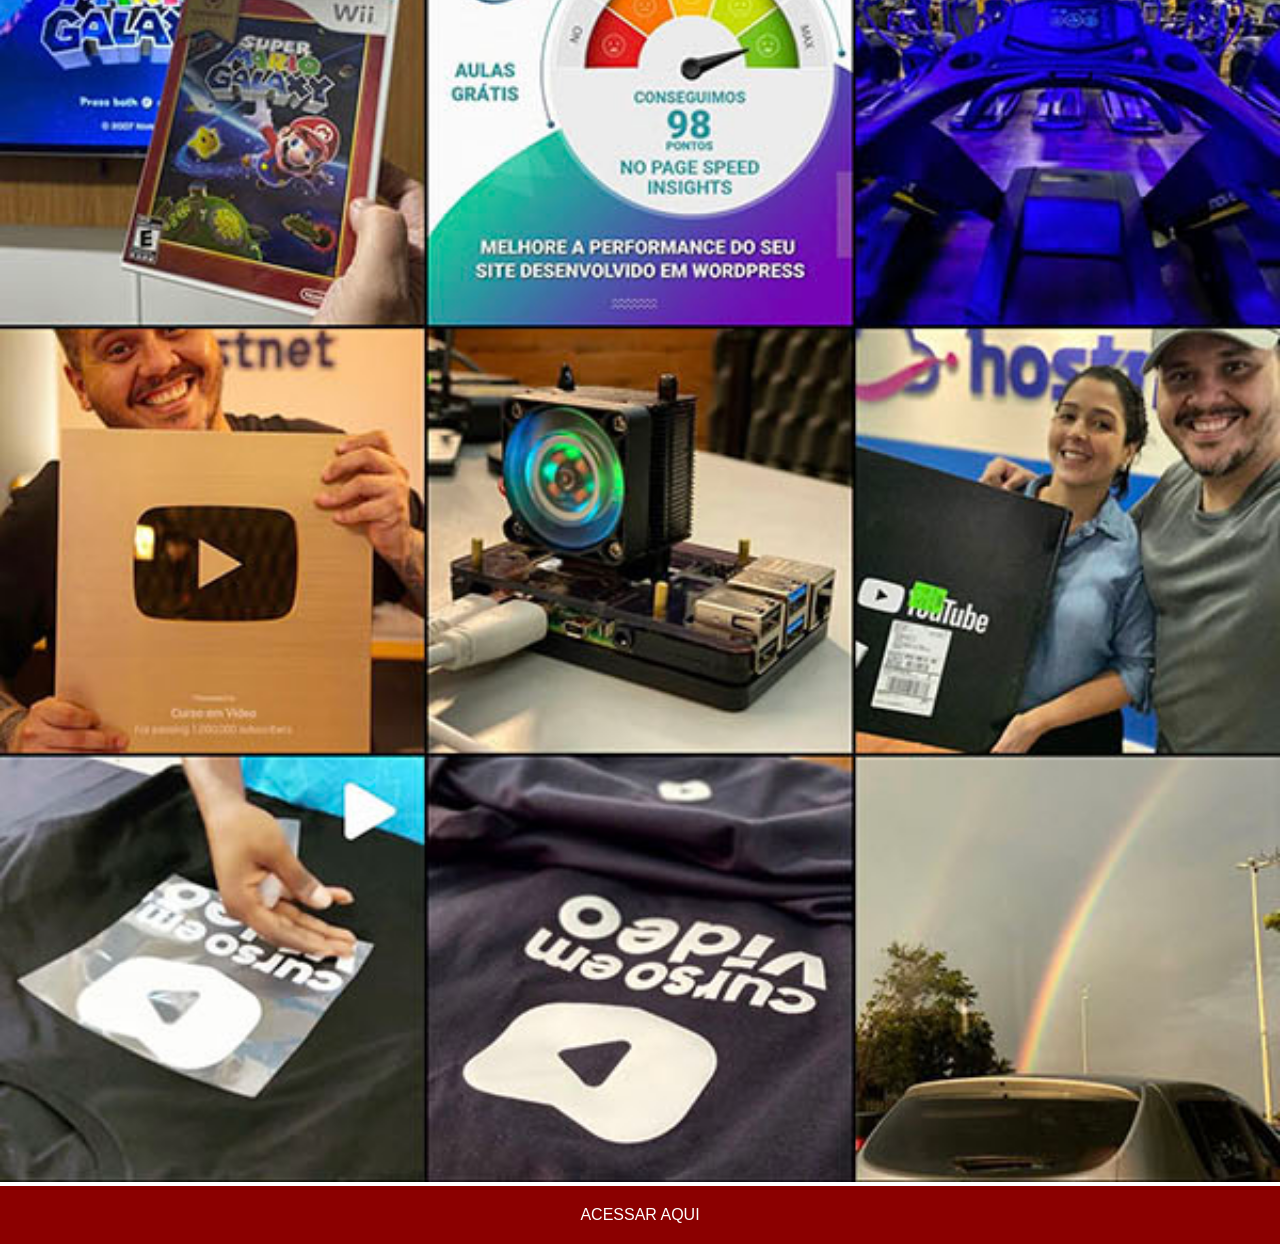
<file: instagram.html>
<!DOCTYPE html>
<html lang="en">
<head>
    <meta charset="UTF-8">
    <meta name="viewport" content="width=device-width, initial-scale=1.0">
    <title>Instagram</title>
    <link rel="stylesheet" href="css/social.css">
</head>
<body>
    <img src="imagens/tela-instagram.jpg" alt="Instagram">
    <!-- Pode gerar suas proprias imagens atraves de Prints de Tela do Instagram e editar no GIMP-->
    <a href="https://www.instagram.com/edsoncardoso5872/" target="_blank">ACESSAR AQUI</a>
</body>
</html>
</file>
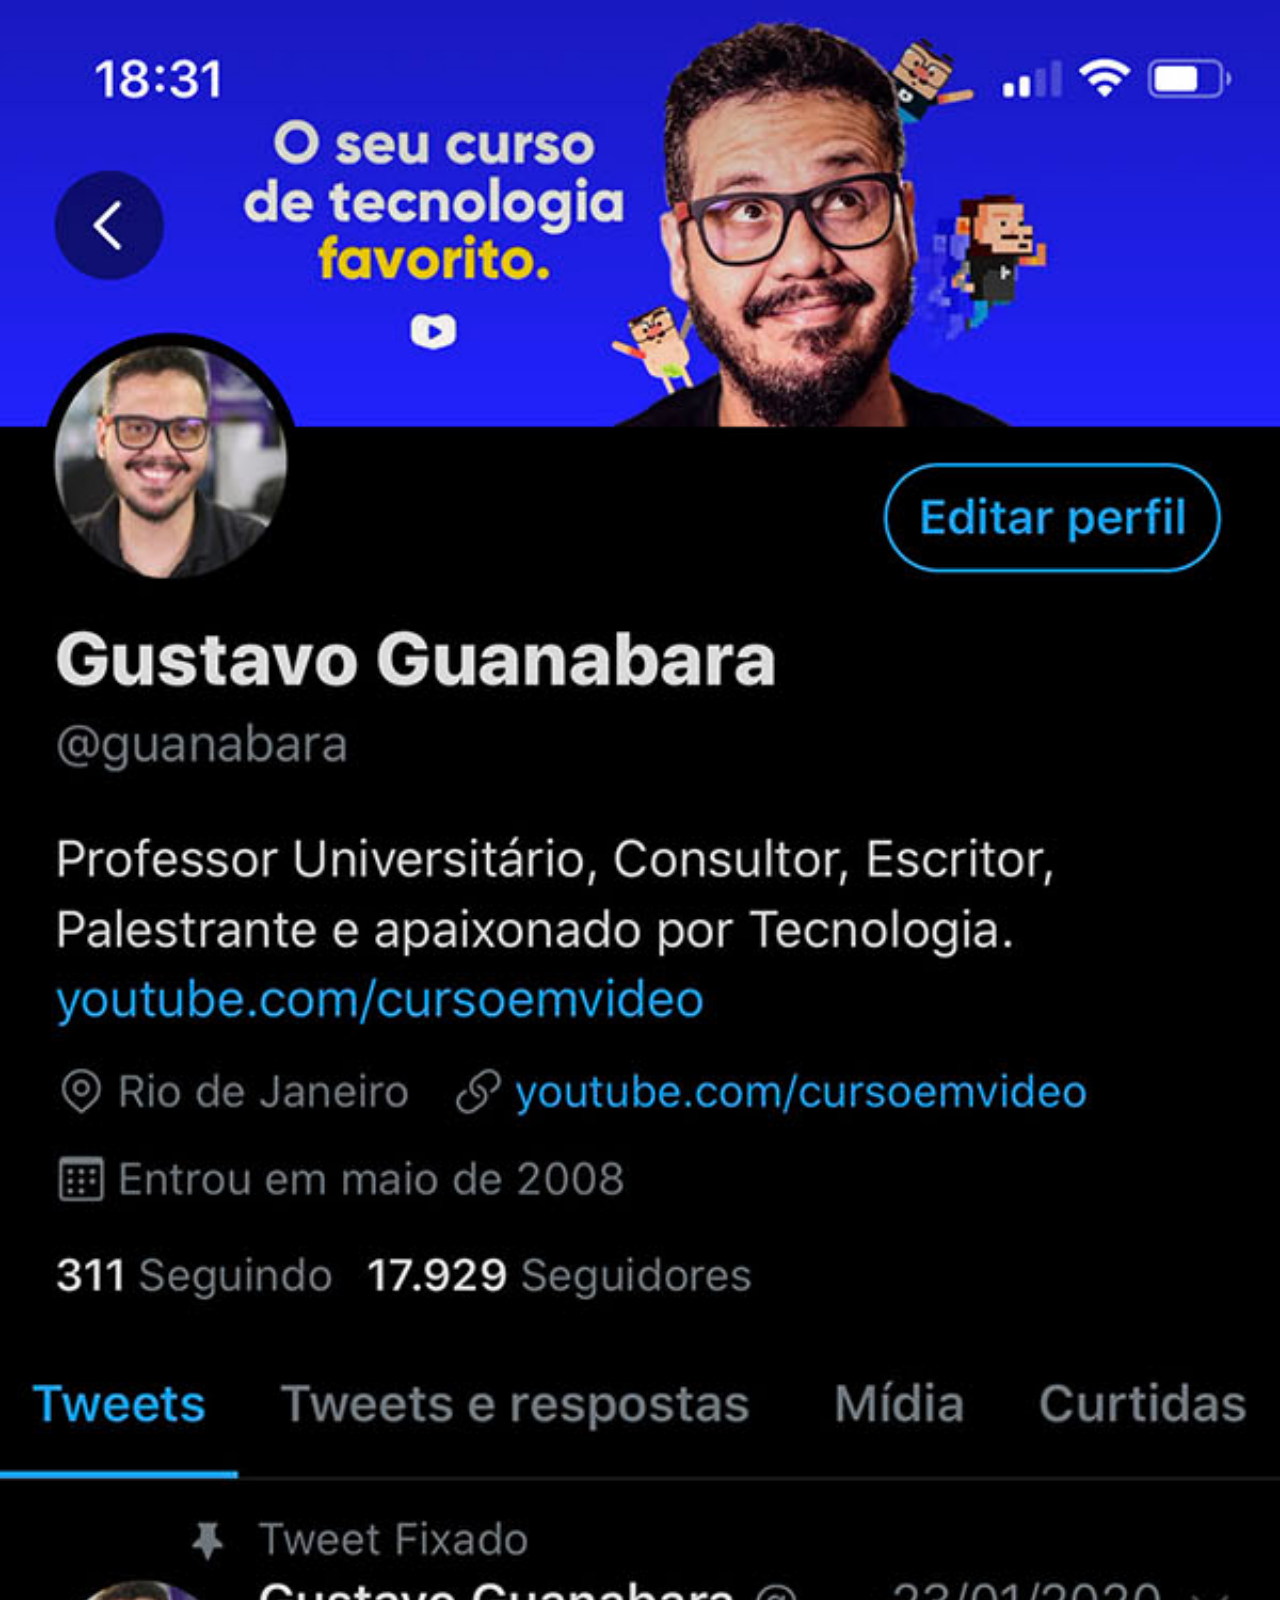
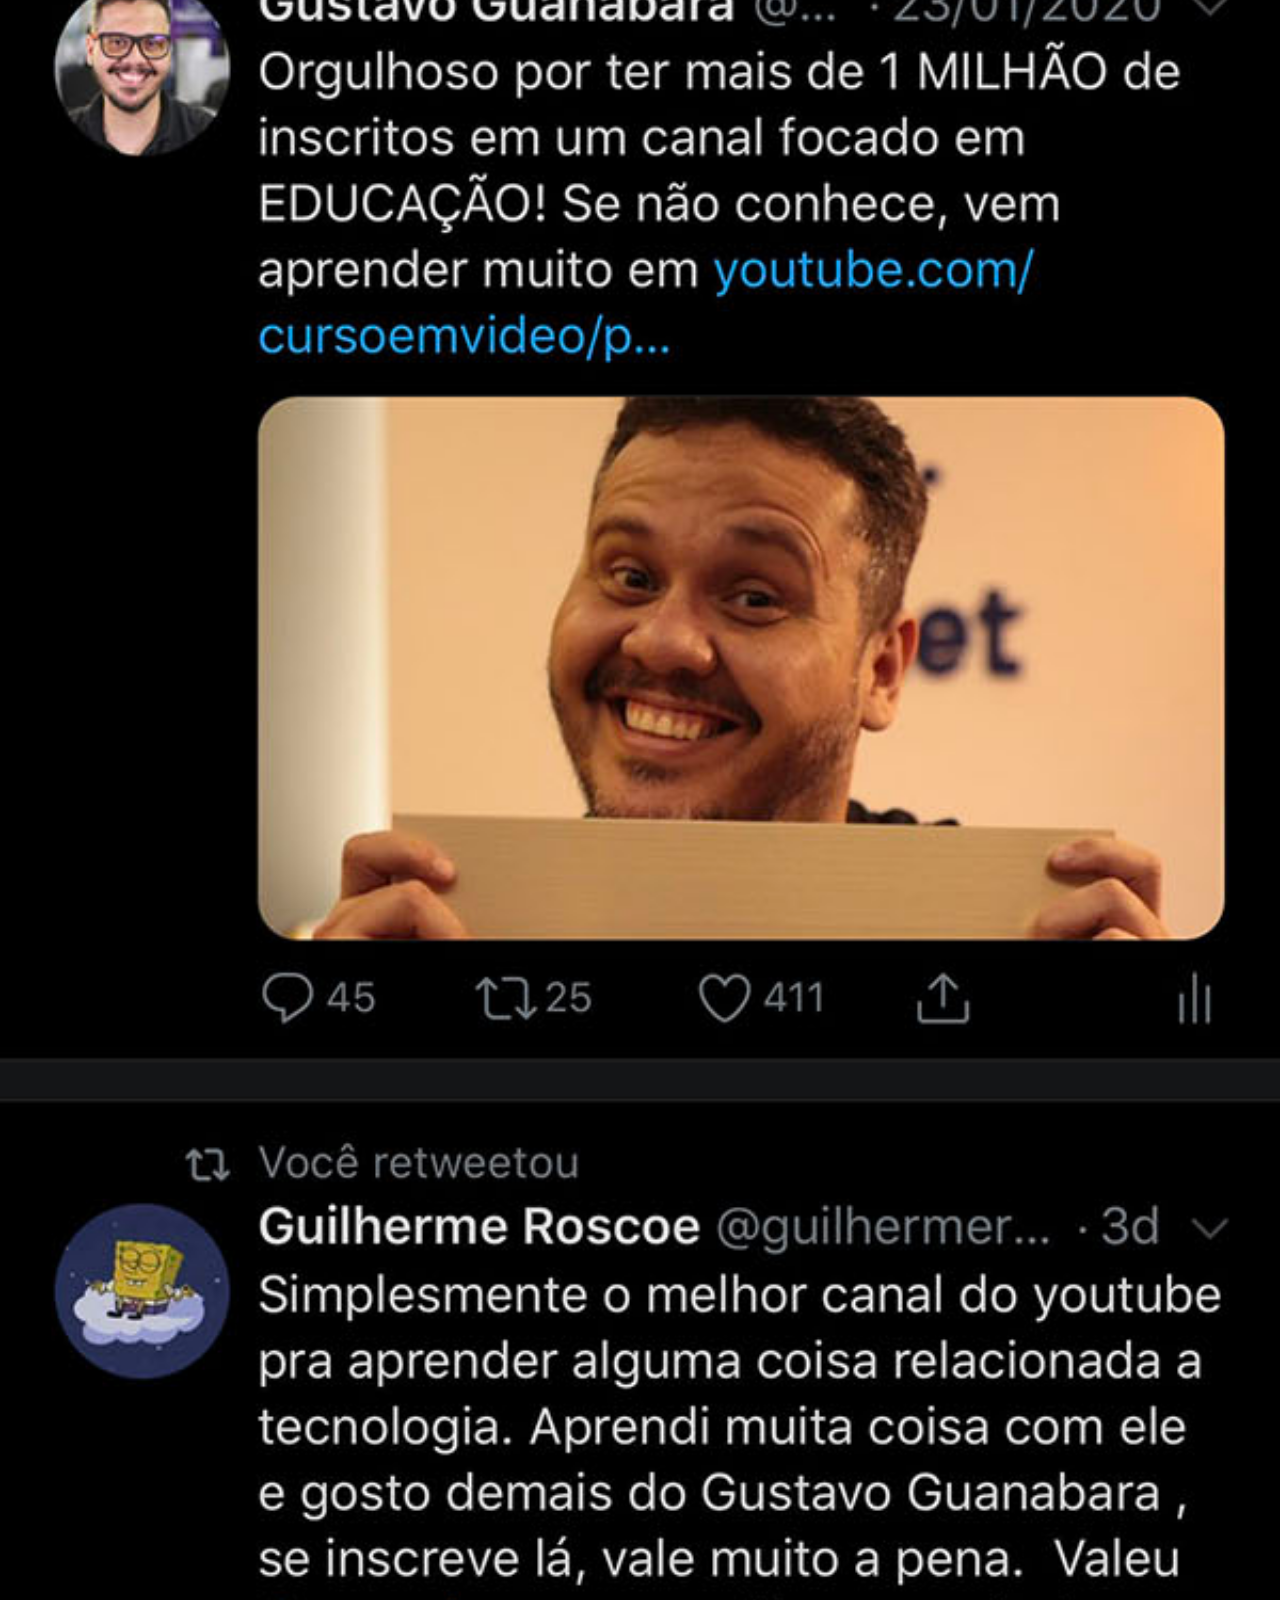
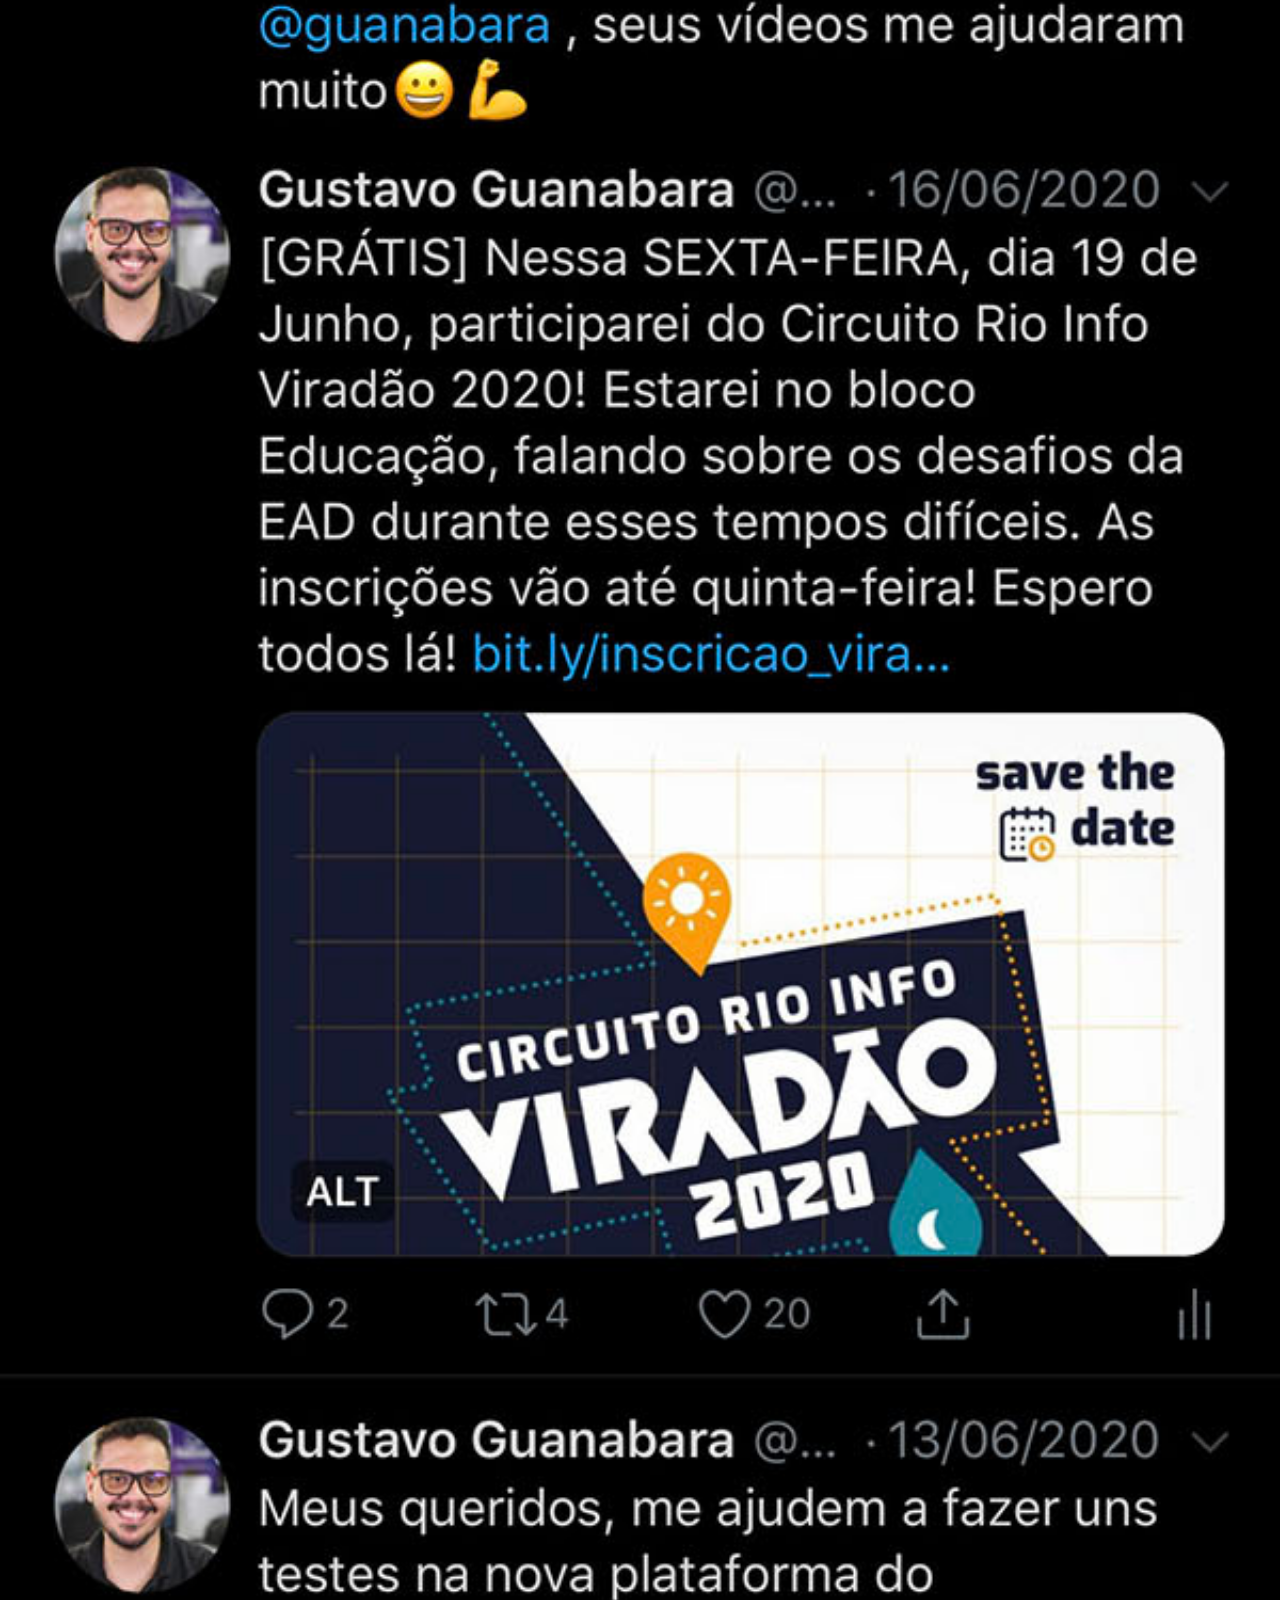
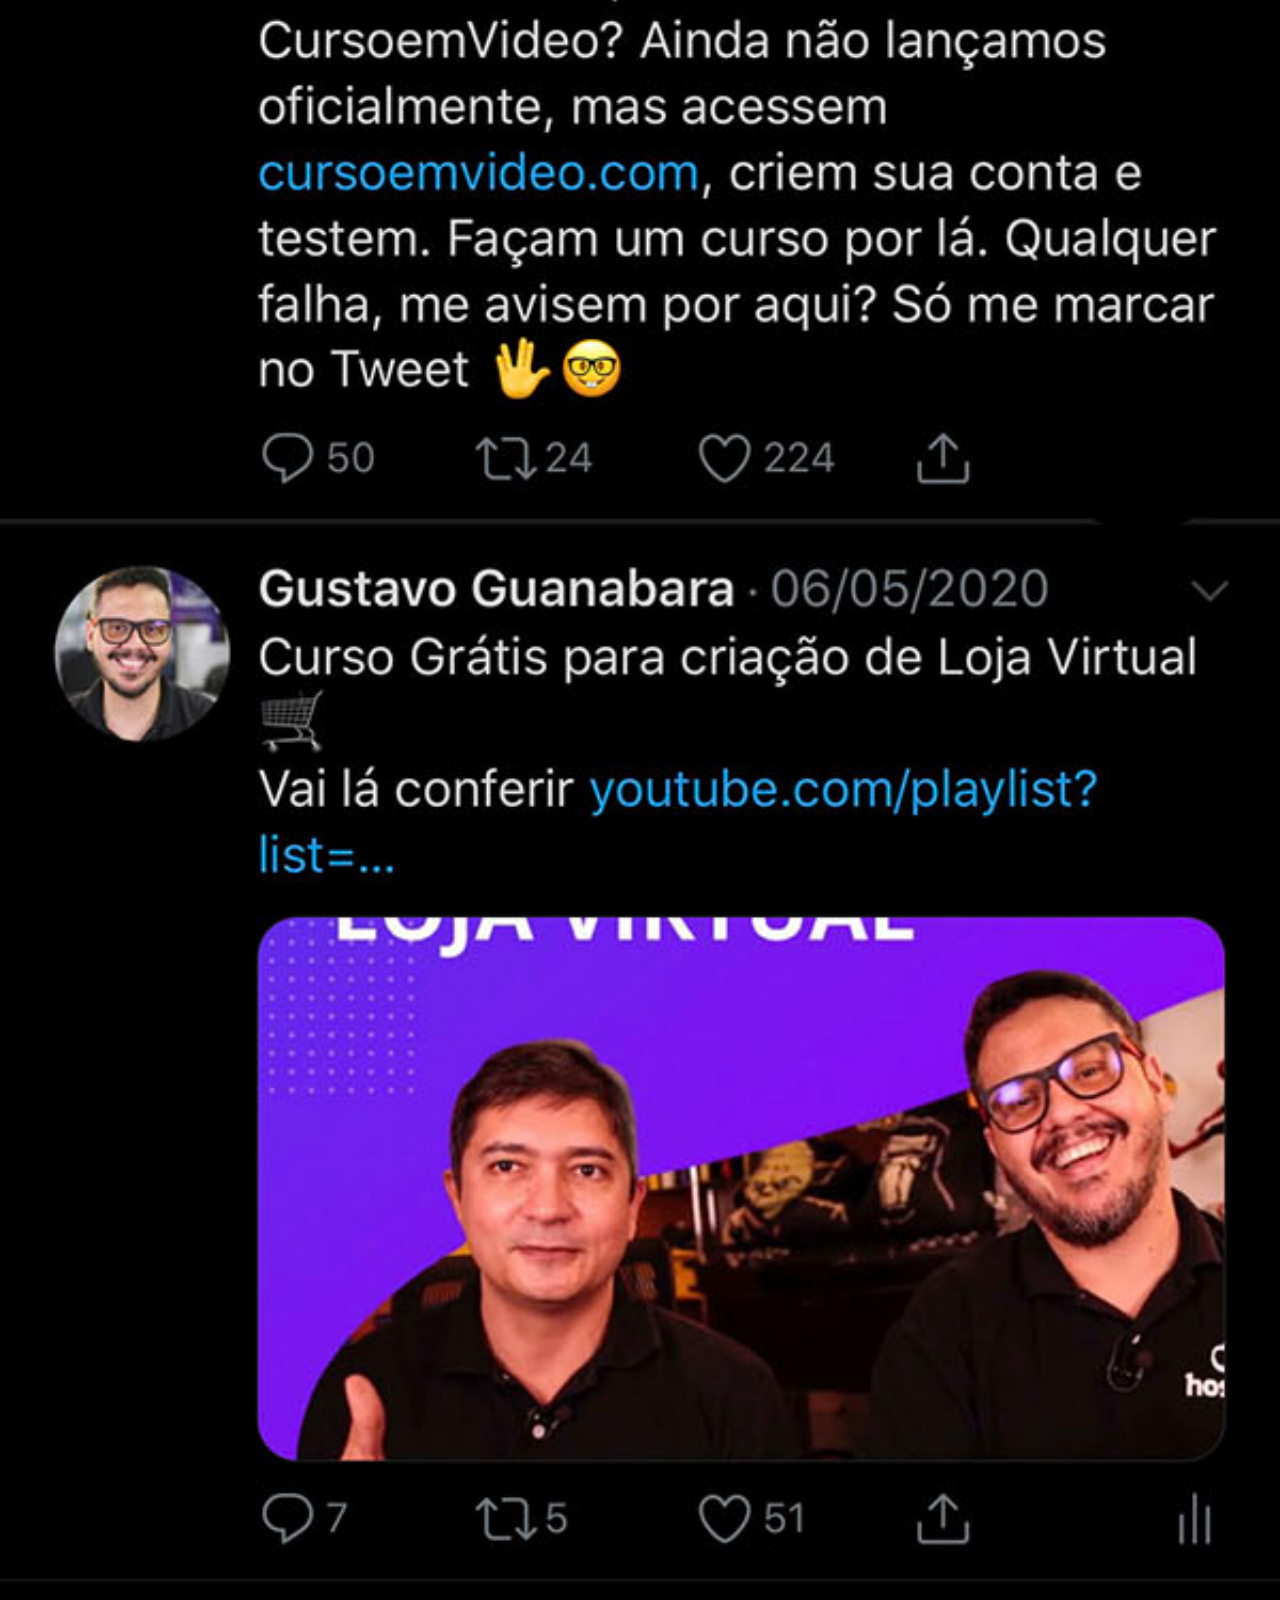
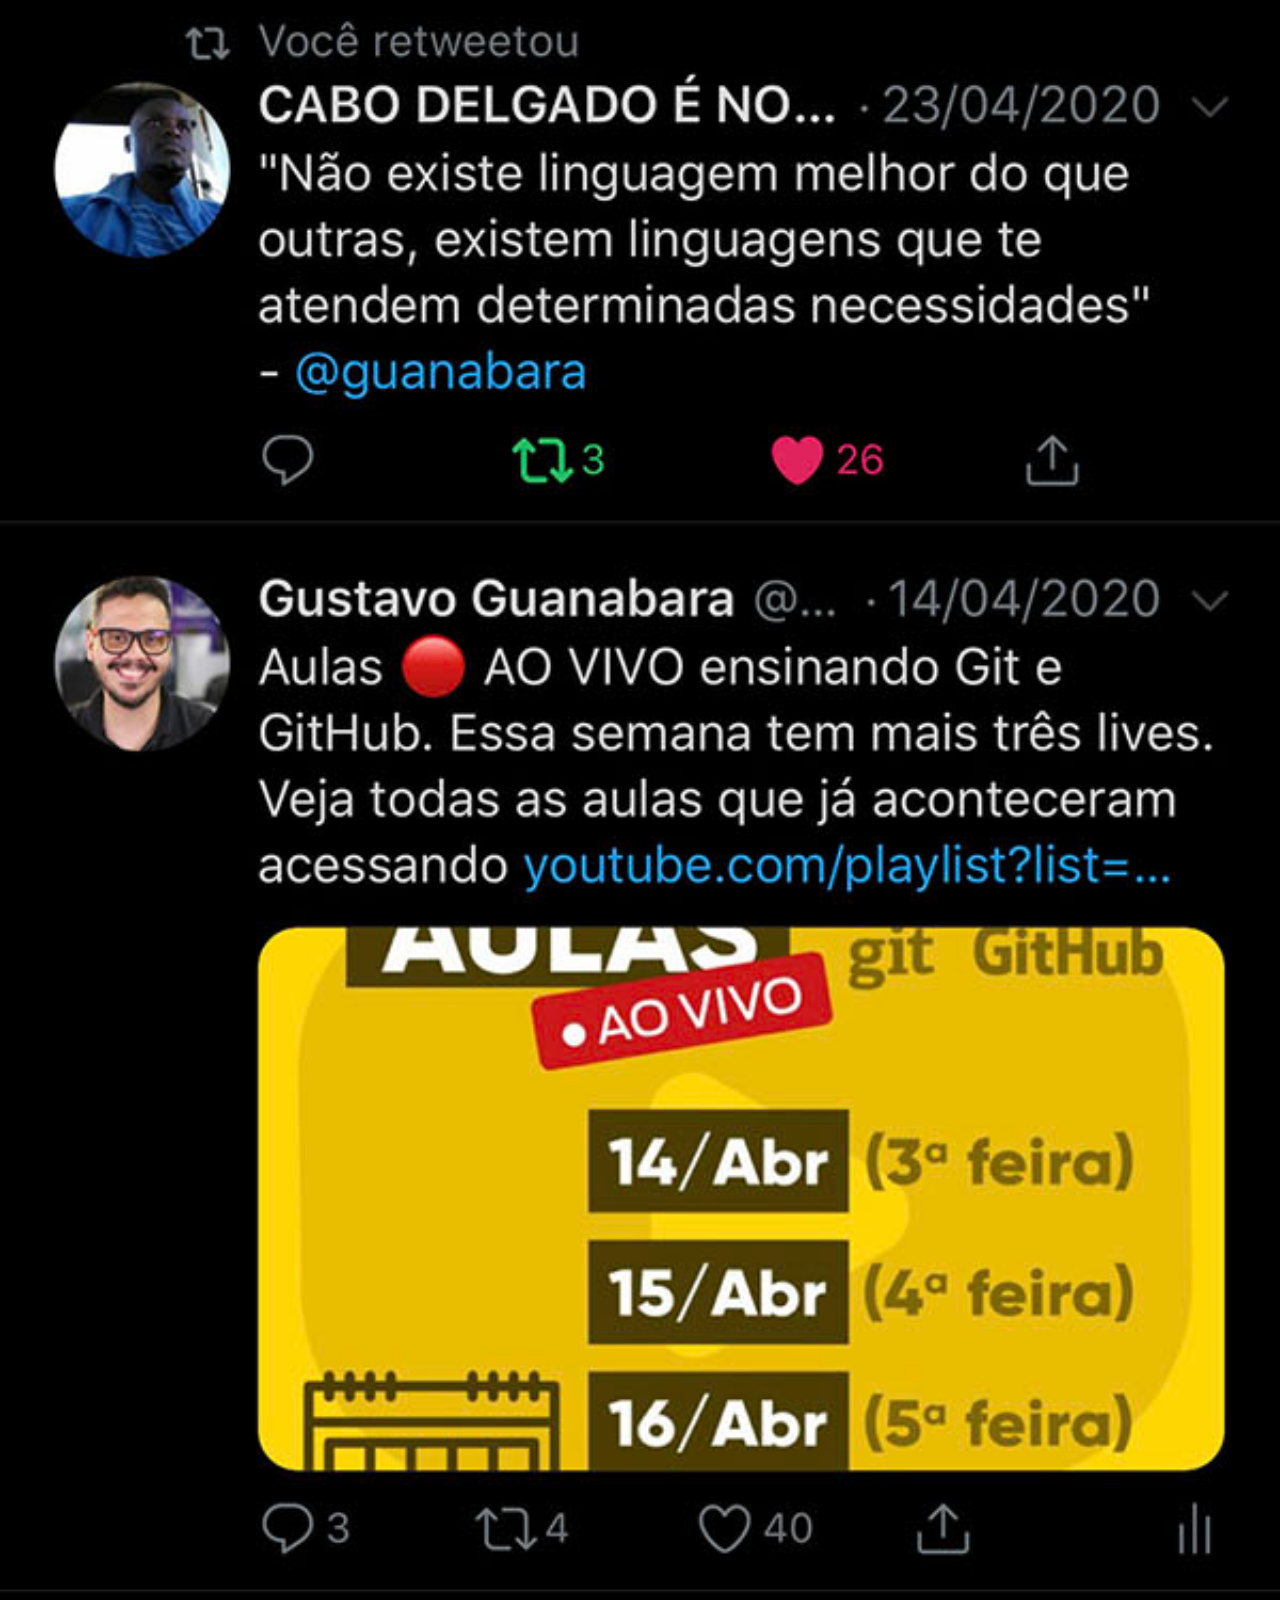
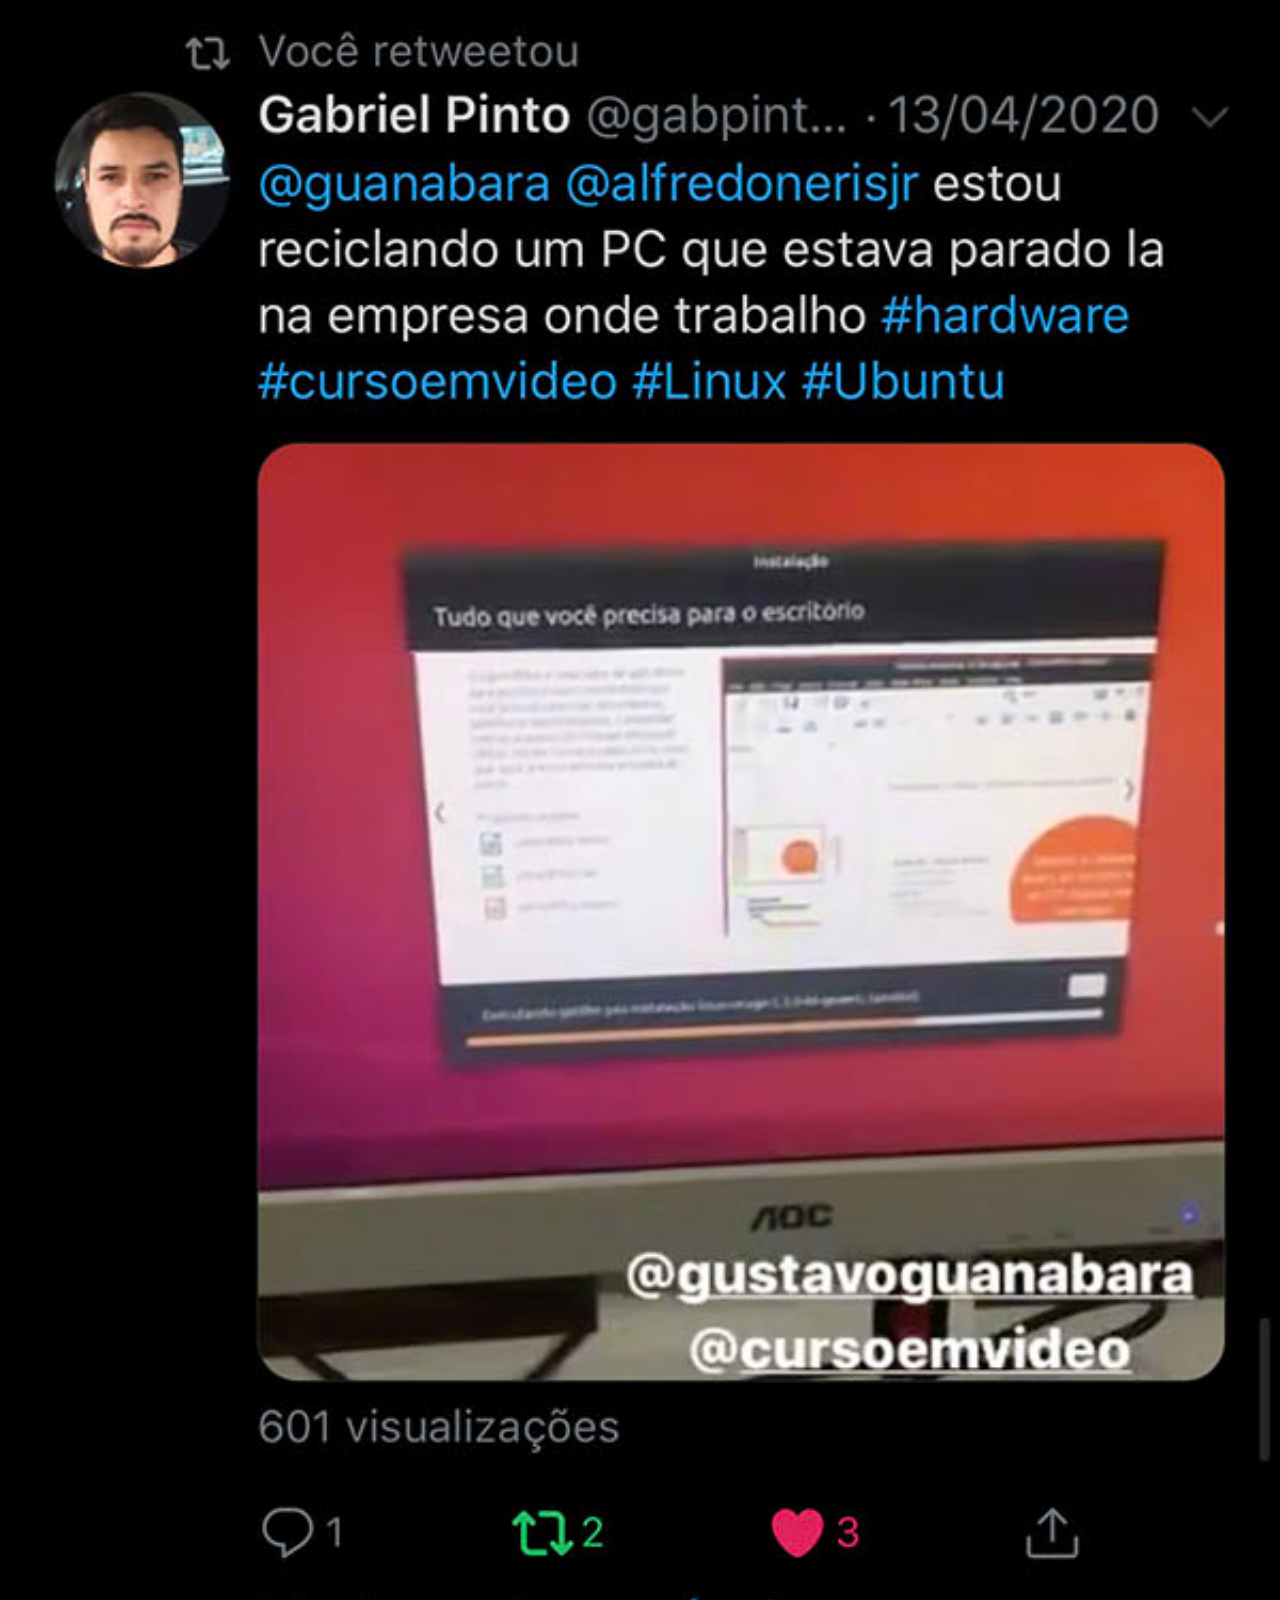
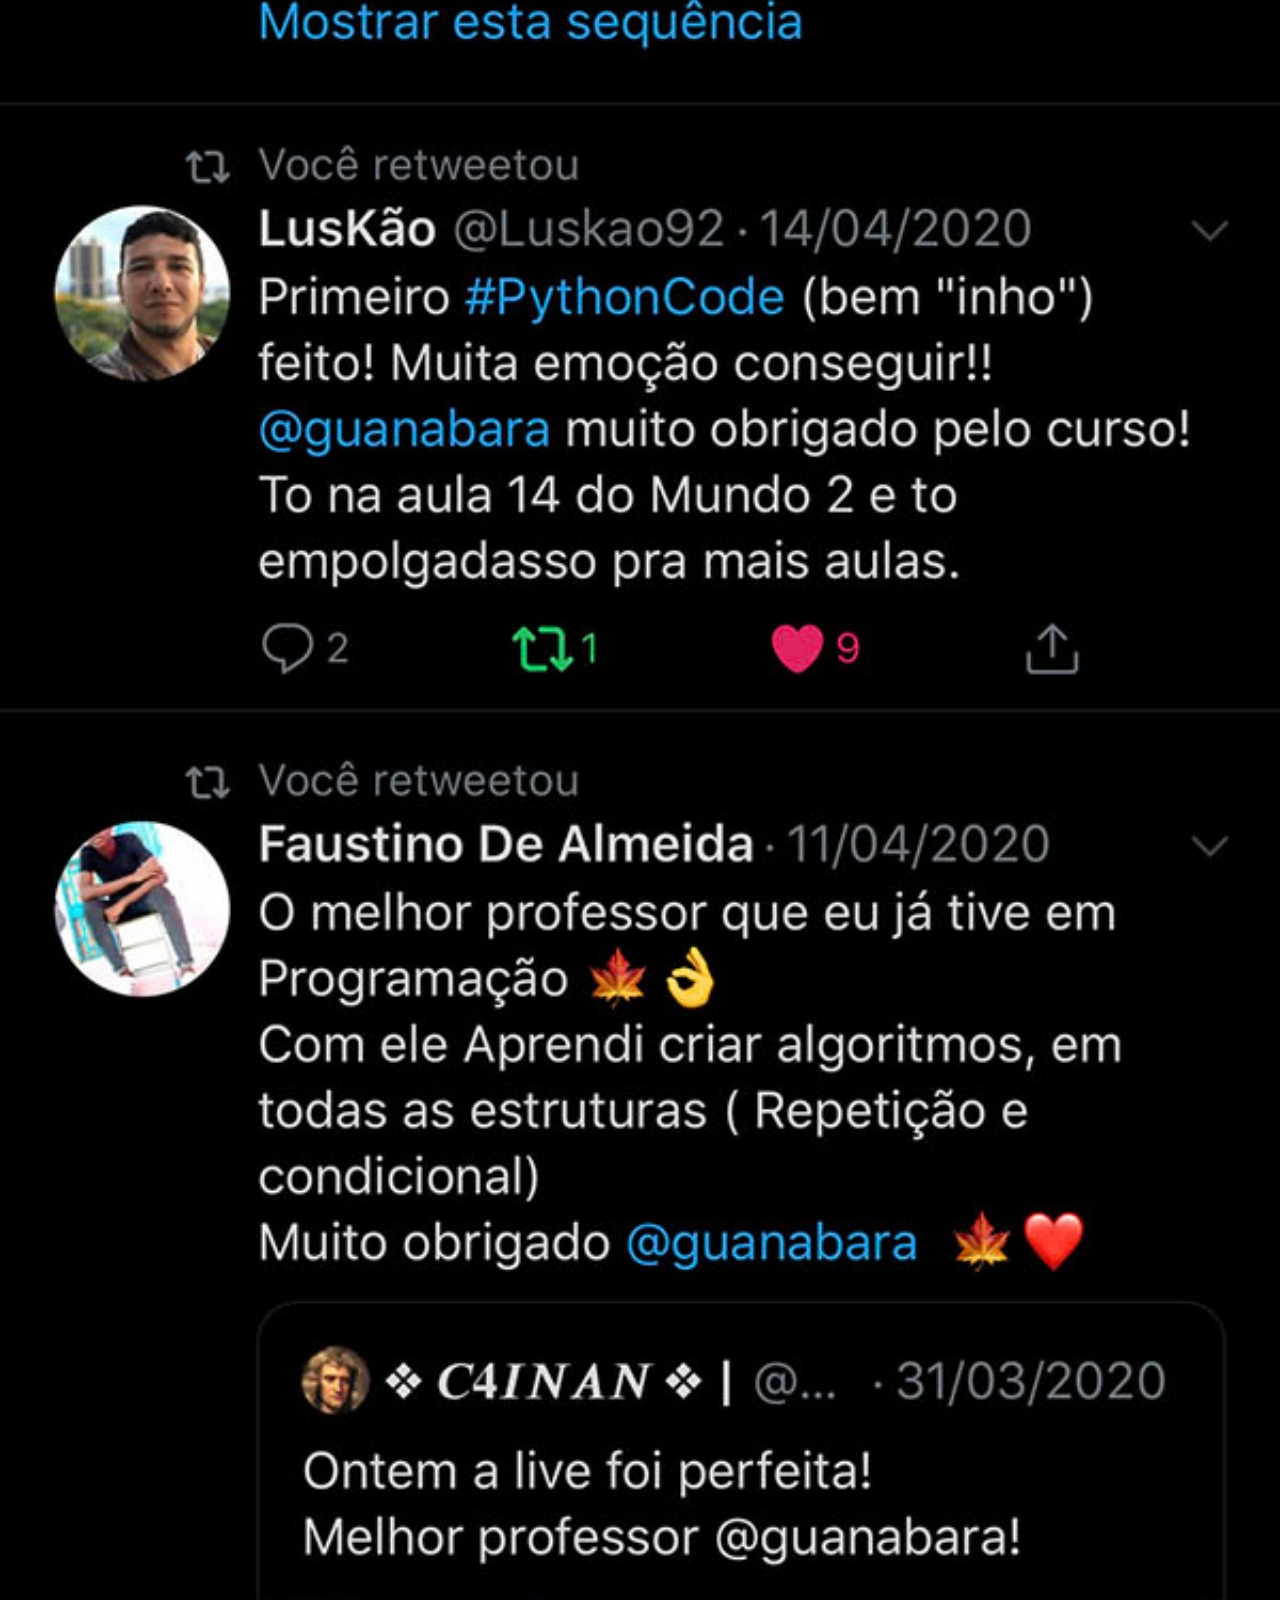
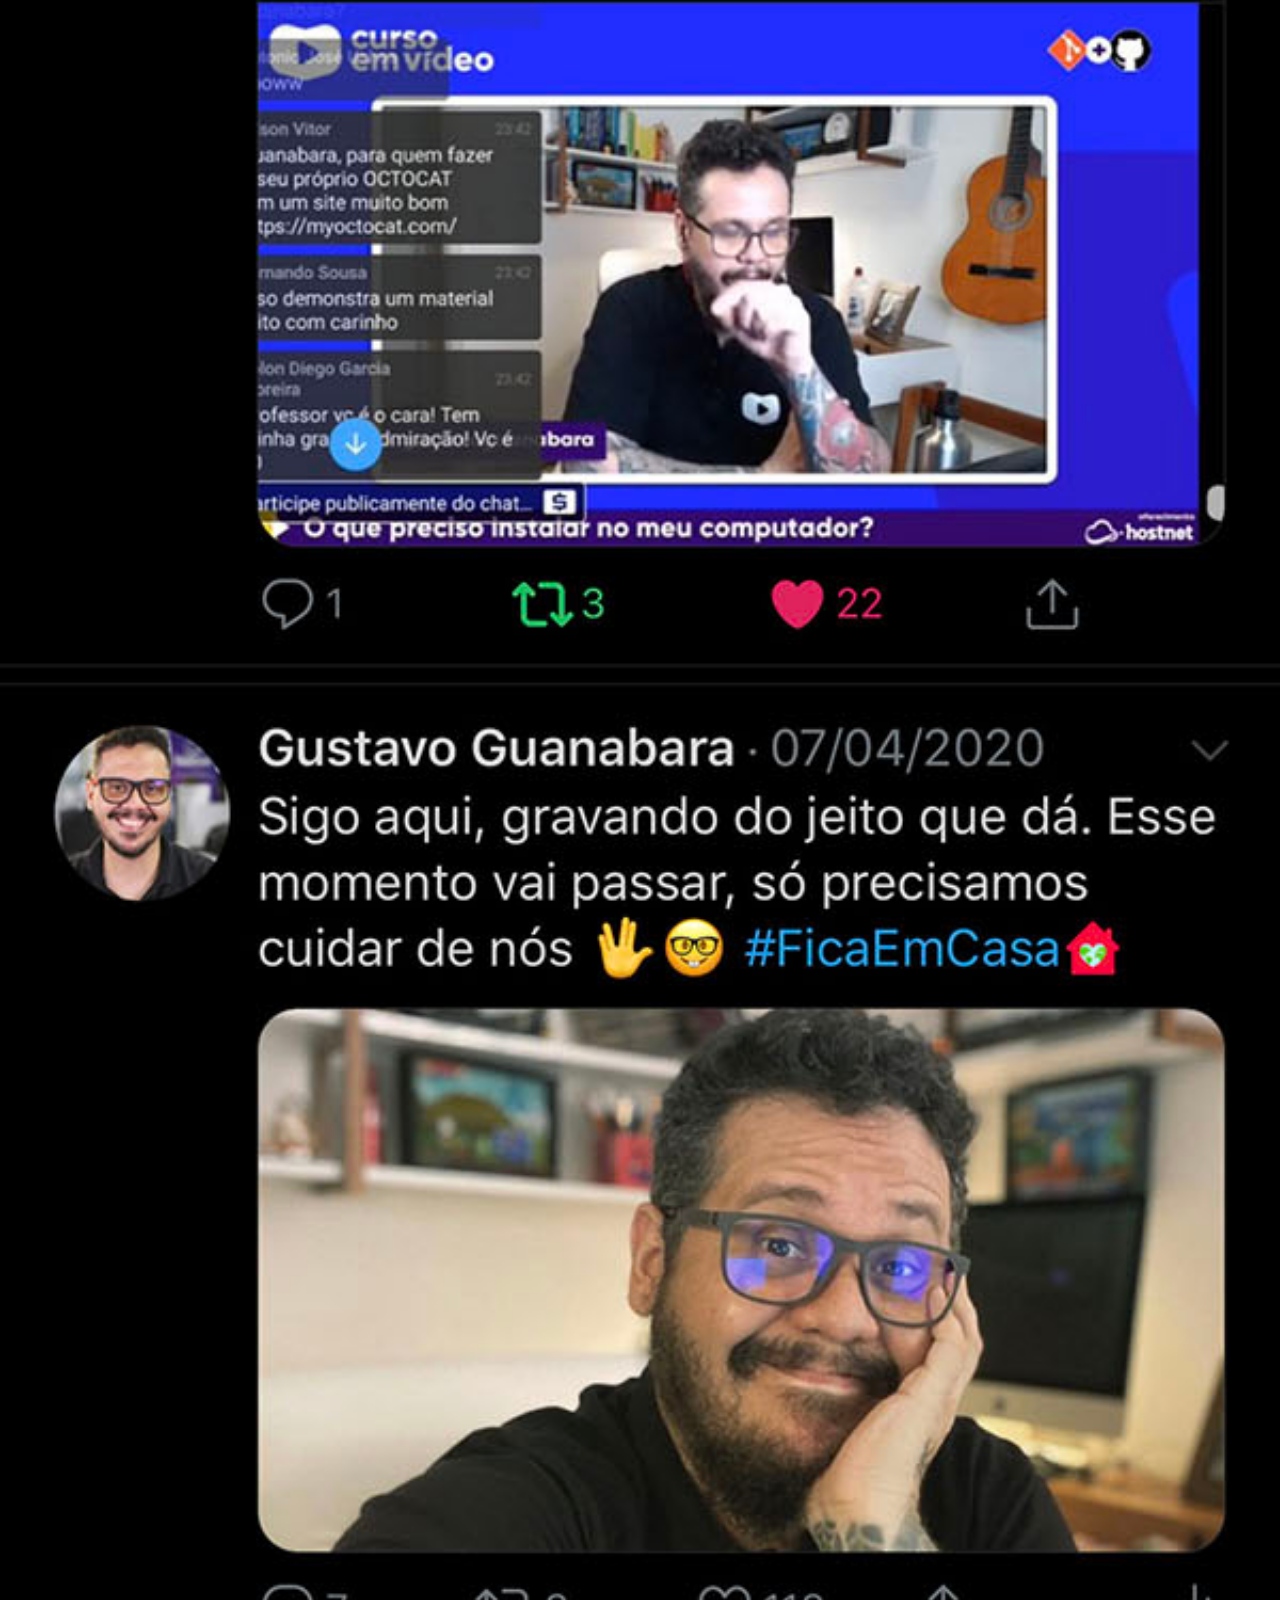
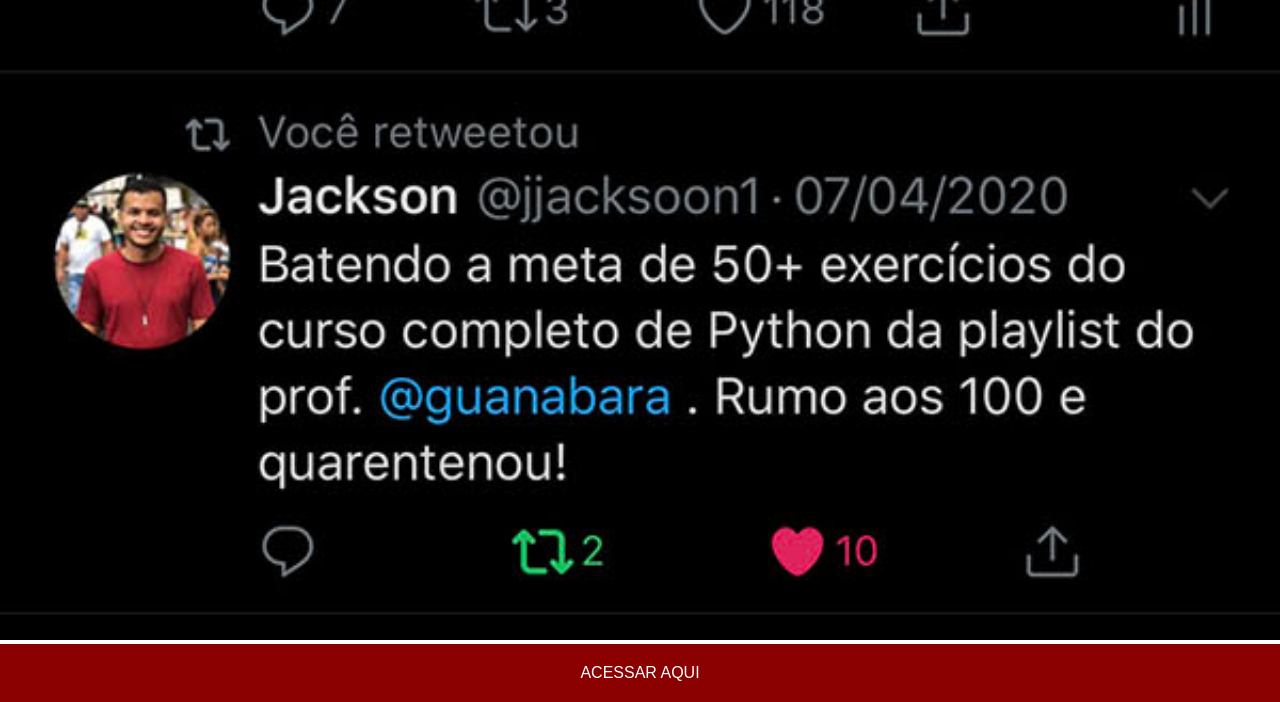
<file: twitter.html>
<!DOCTYPE html>
<html lang="en">
<head>
    <meta charset="UTF-8">
    <meta name="viewport" content="width=device-width, initial-scale=1.0">
    <title>Twitter</title>
    <link rel="stylesheet" href="css/social.css">
</head>
<body>
    <img src="imagens/tela-twitter.jpg" alt="Twitter">
    <a href="">ACESSAR AQUI</a>
    
</body>
</html>
</file>
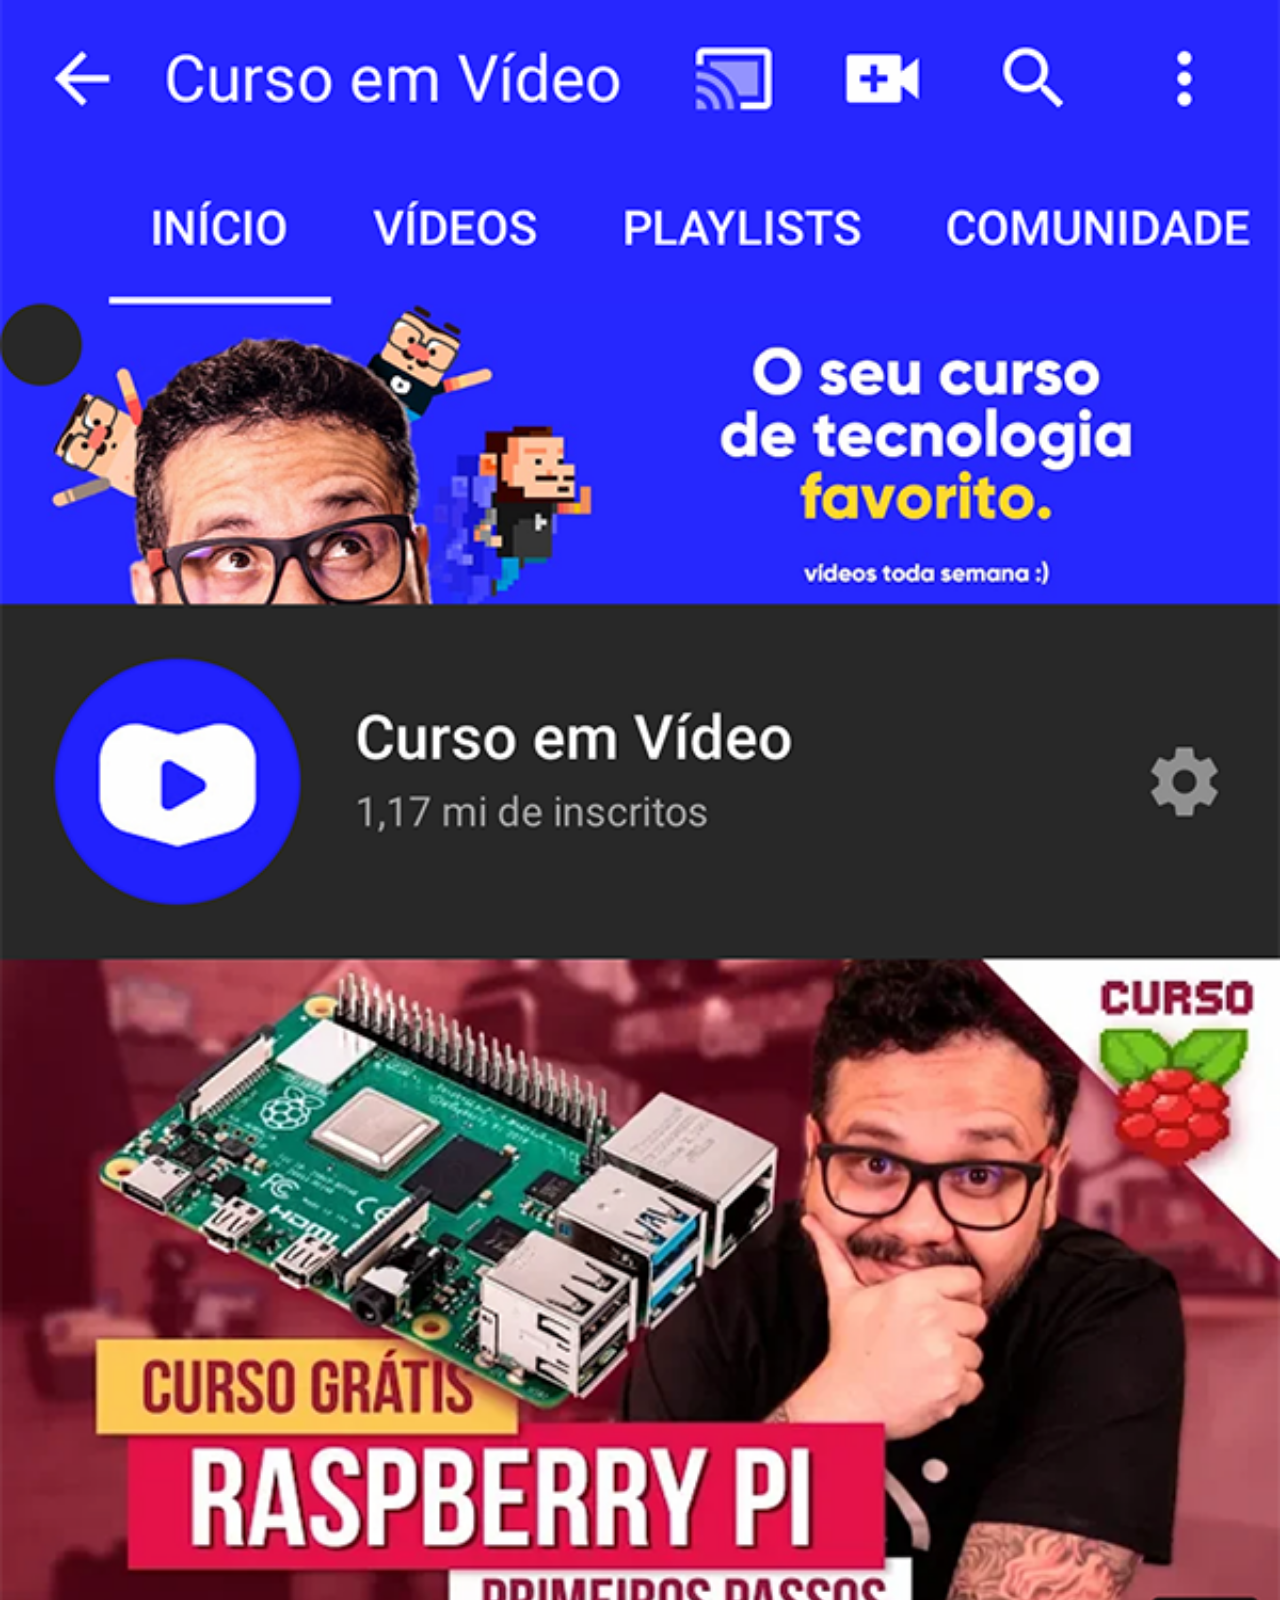
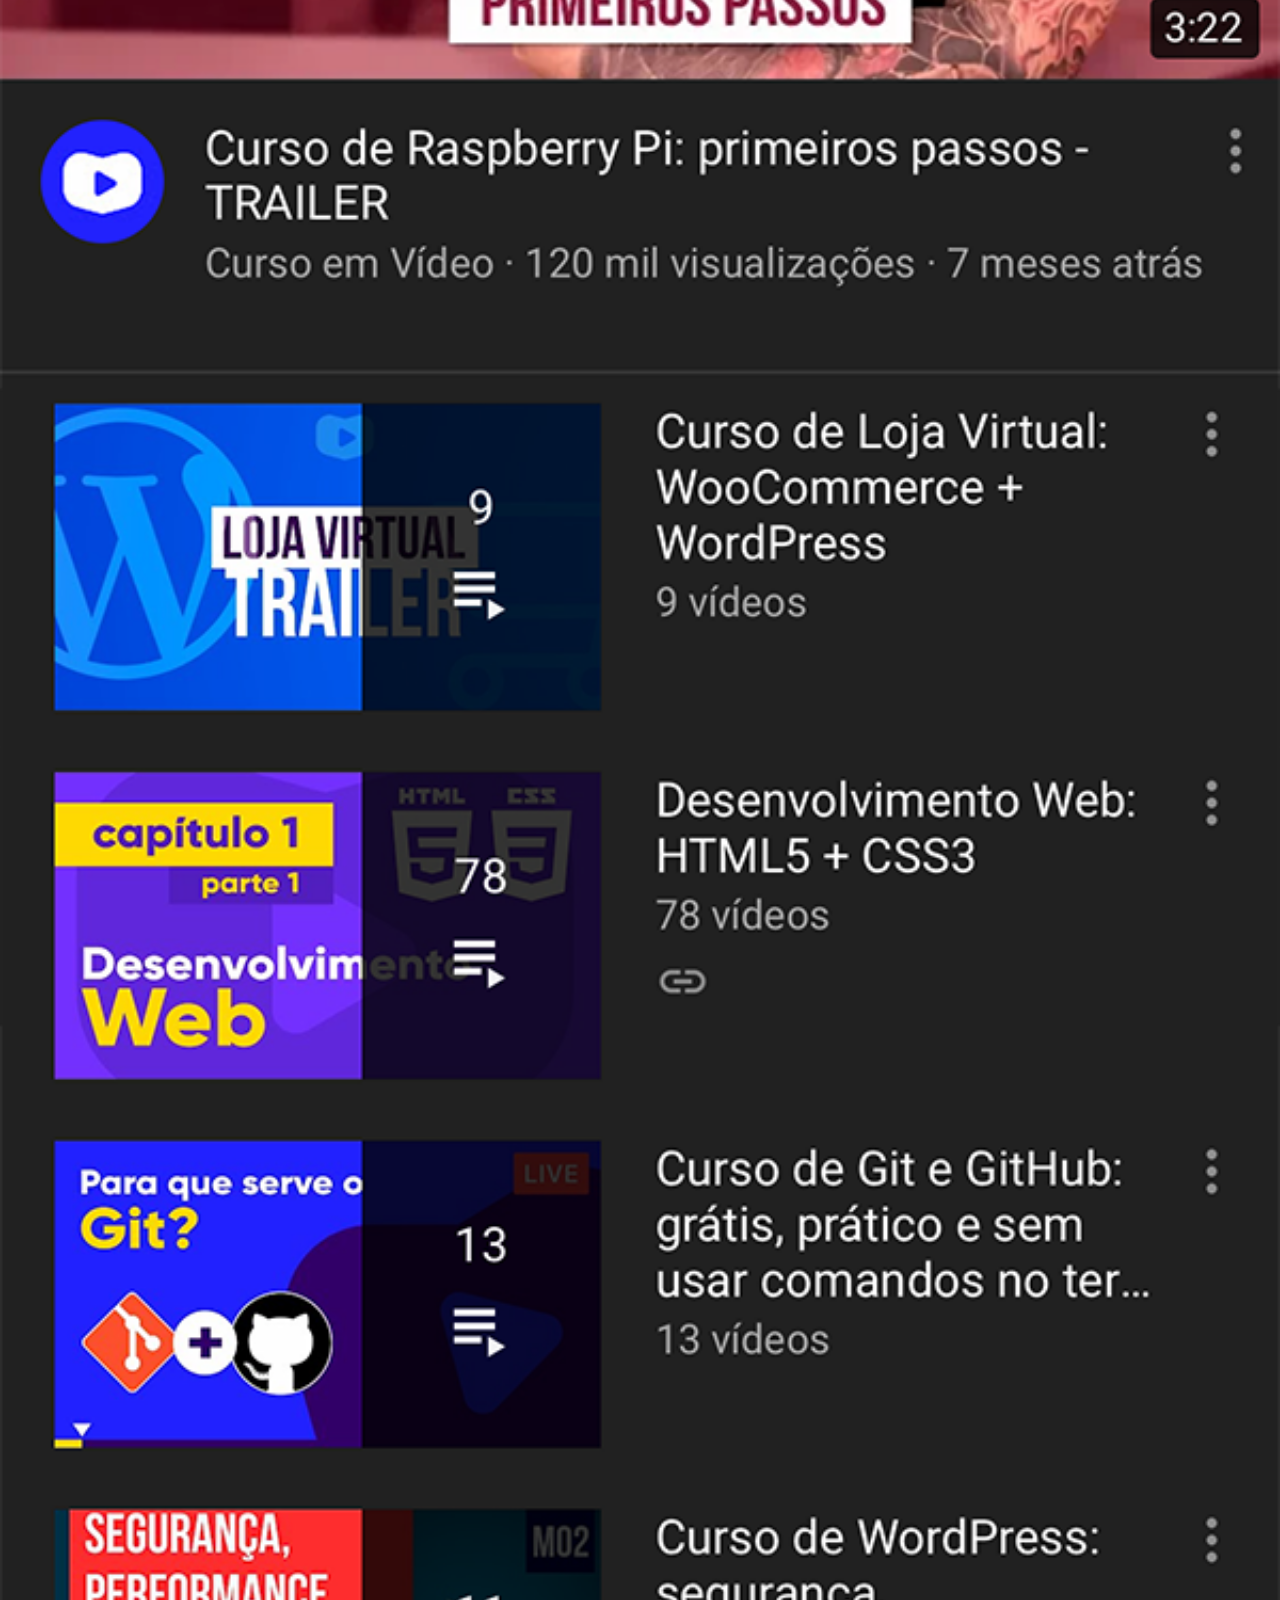
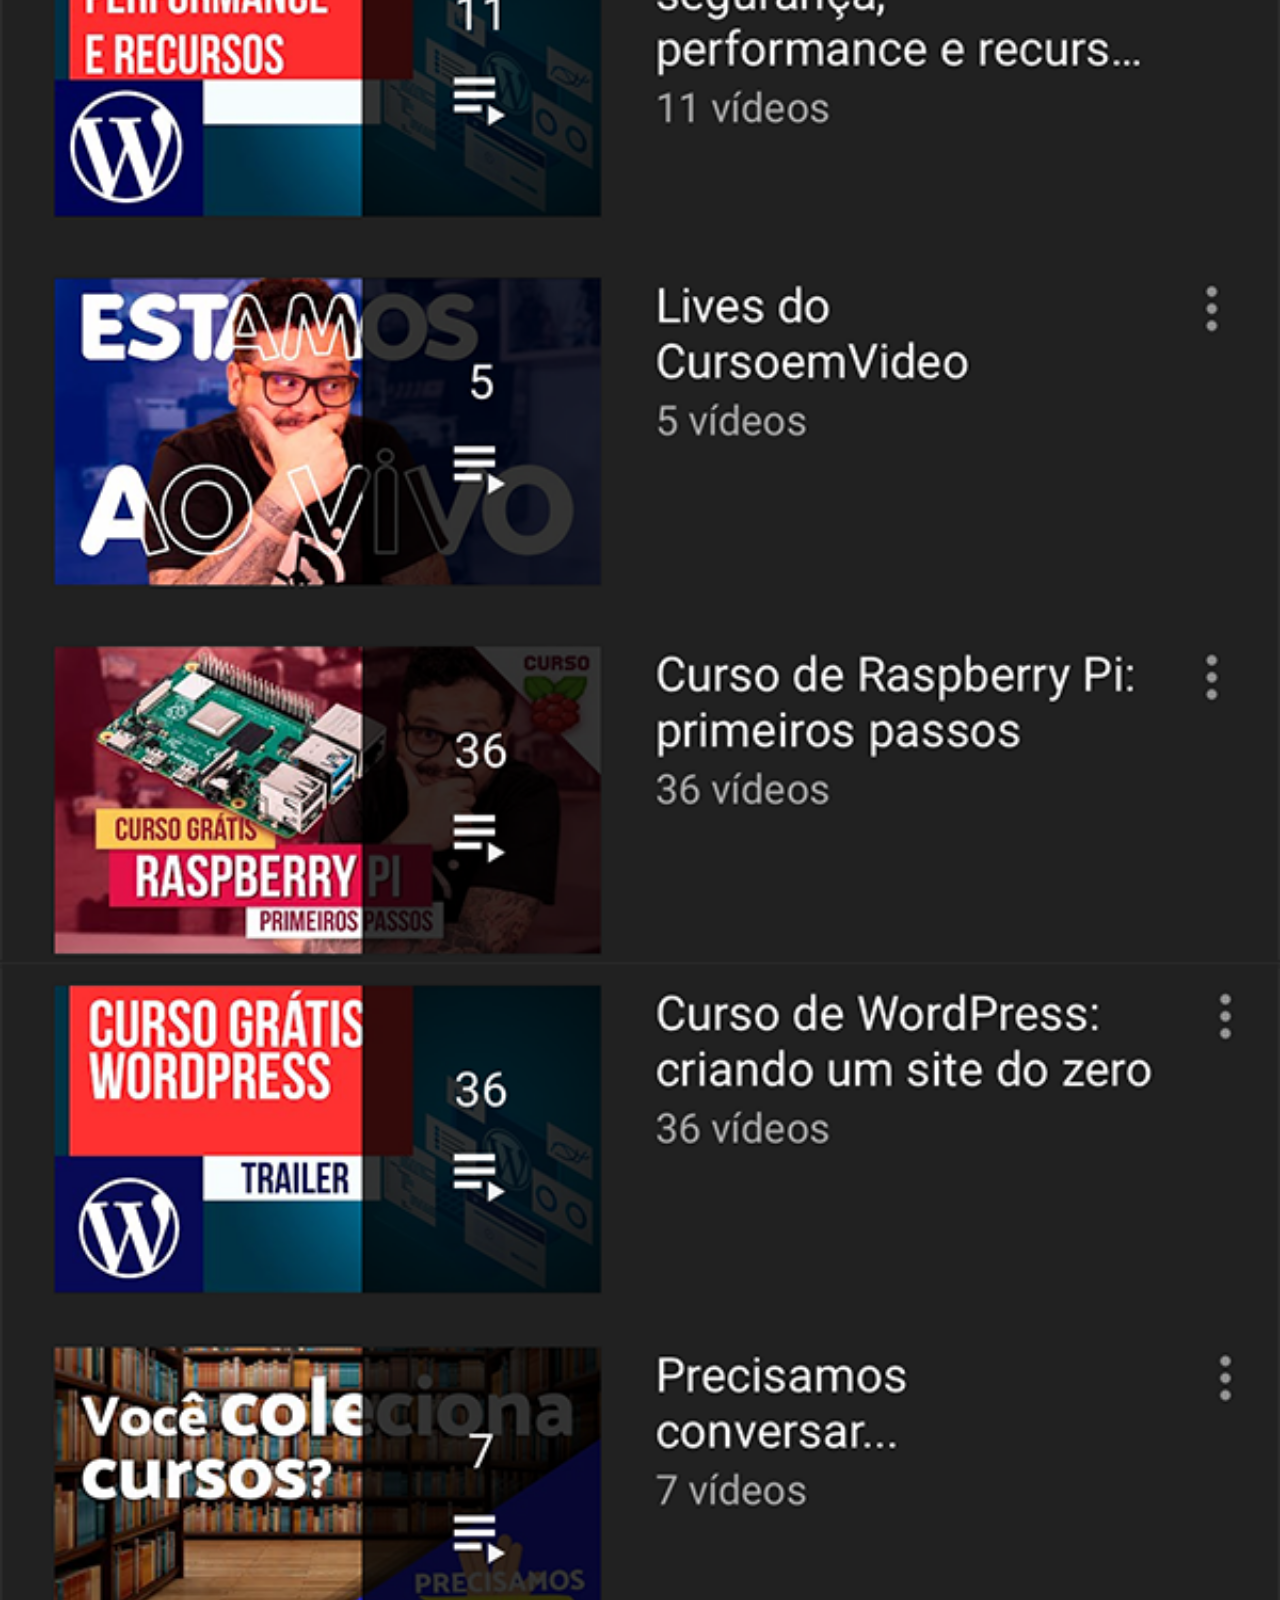
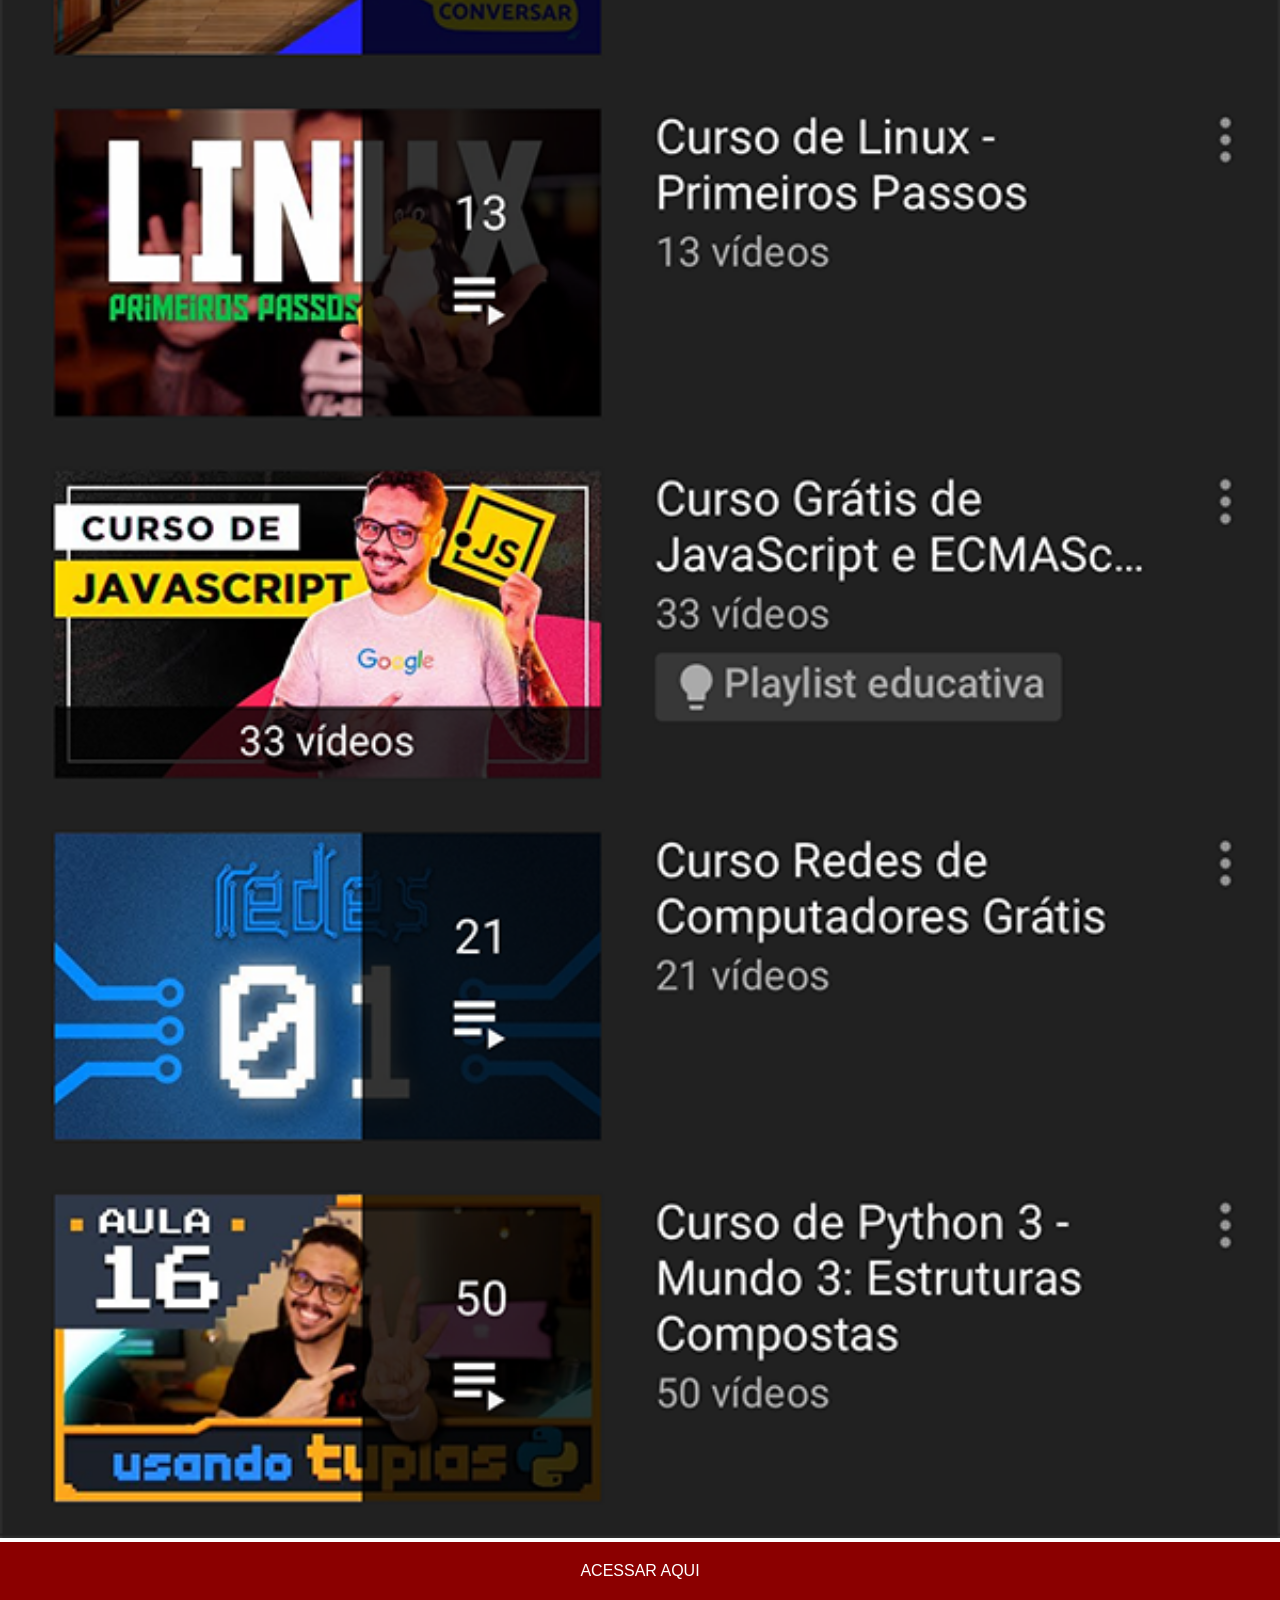
<file: youtube.html>
<!DOCTYPE html>
<html lang="en">
<head>
    <meta charset="UTF-8">
    <meta name="viewport" content="width=device-width, initial-scale=1.0">
    <title>YouTube</title>
    <link rel="stylesheet" href="css/social.css">
</head>
<body>
    <img src="imagens/tela-youtube.png" alt="YouTube">
    <a href="https://www.youtube.com/@edsoncardoso8955" target="_blank">ACESSAR AQUI</a>
    
</body>
</html>
</file>
<file: css/style.css>
@charset "UTF-8";

* {
    margin: 0px;
    padding: 0.px;
    font-family: Arial, Helvetica, sans-serif;
}
html, body {
    height:  100vh;
    width: 100vw;
    background-color: black;
}

body{
    background: url(../imagens/fundo-madeira.jpg) no-repeat top center;
}

main{
    height: 100vh;
    position: relative;
    background-size: cover;
    background-attachment: fixed;
  
}


section#telefone {
    position: absolute;
    top: 50%;
    left: 50%;
    transform: translate(-50%, -50%);

    height: 627px;
    width: 311px;
    background: url(../imagens/frame-iphone.png) no-repeat;
}

iframe#tela{
    position: relative;
    top: 80px;
    left: 22px;
    height: 471px;
    width: 269px;
}


section#redes-sociais{
    text-align: right;
}


section#redes-sociais img{
    width: 60px; /* Imagem quadrada ao diminuir uma das dimensoes ja diminui a outra automaticamente*/

    border-radius: 50%;
    margin: 10px;
    box-shadow: 2px 2px 5px rgba(0, 0, 0, 0.463);


}


section#redes-sociais img:hover{
    border: 2px solid rgba(255, 255, 255, 0);
    transition: transform 0.5s;
}
</file>
<file: css/social.css>
@charset "UTF-8";

*{
    padding: 0px;
    margin: 0px;
    font-family: Arial, Helvetica, sans-serif;
}

::-webkit-scrollbar{  /* Remover scrollbar */
    width: 0px;
    height: 0px;
}

img{
    width: 100vw;

}

a{
    padding: 20px;
    background-color: darkred;
    text-decoration: none;
    color: white;
    text-align: center;
    display: block;
}

a:hover{
    background-color: red;
}
</file>
